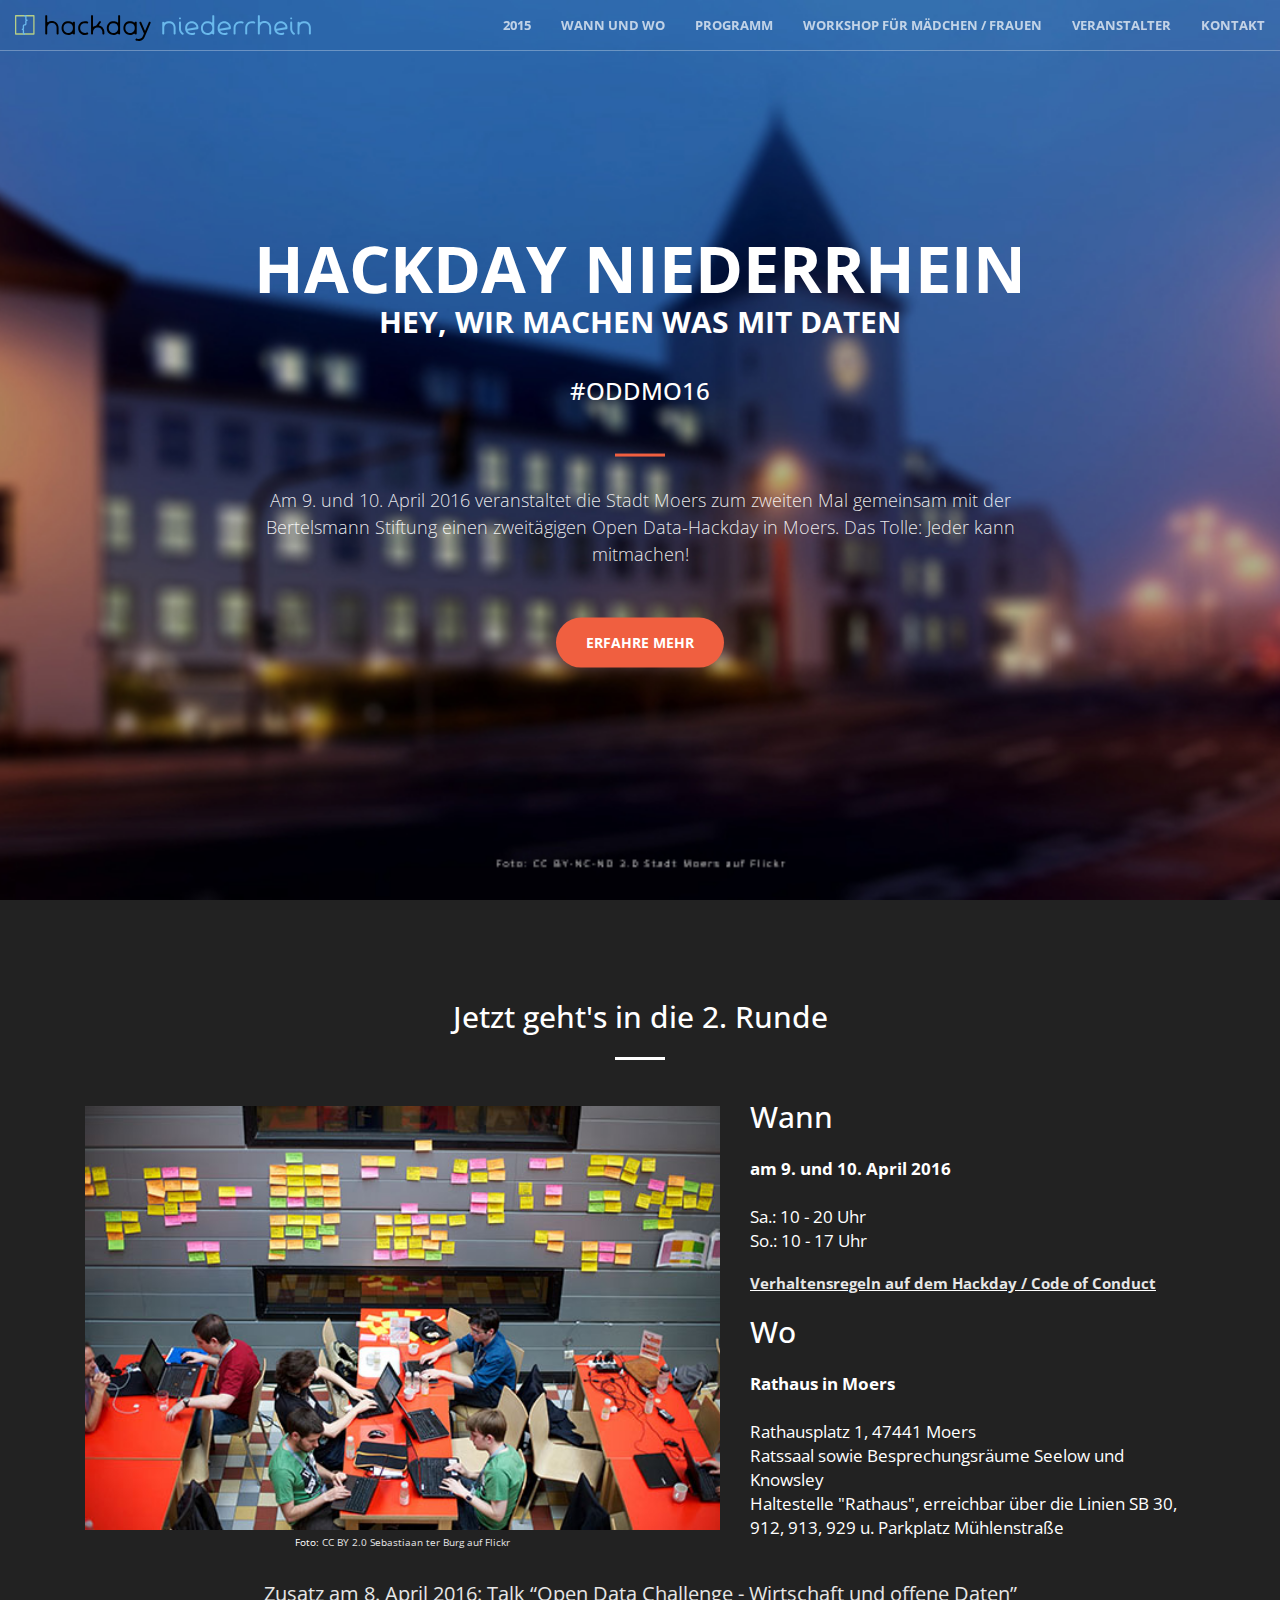
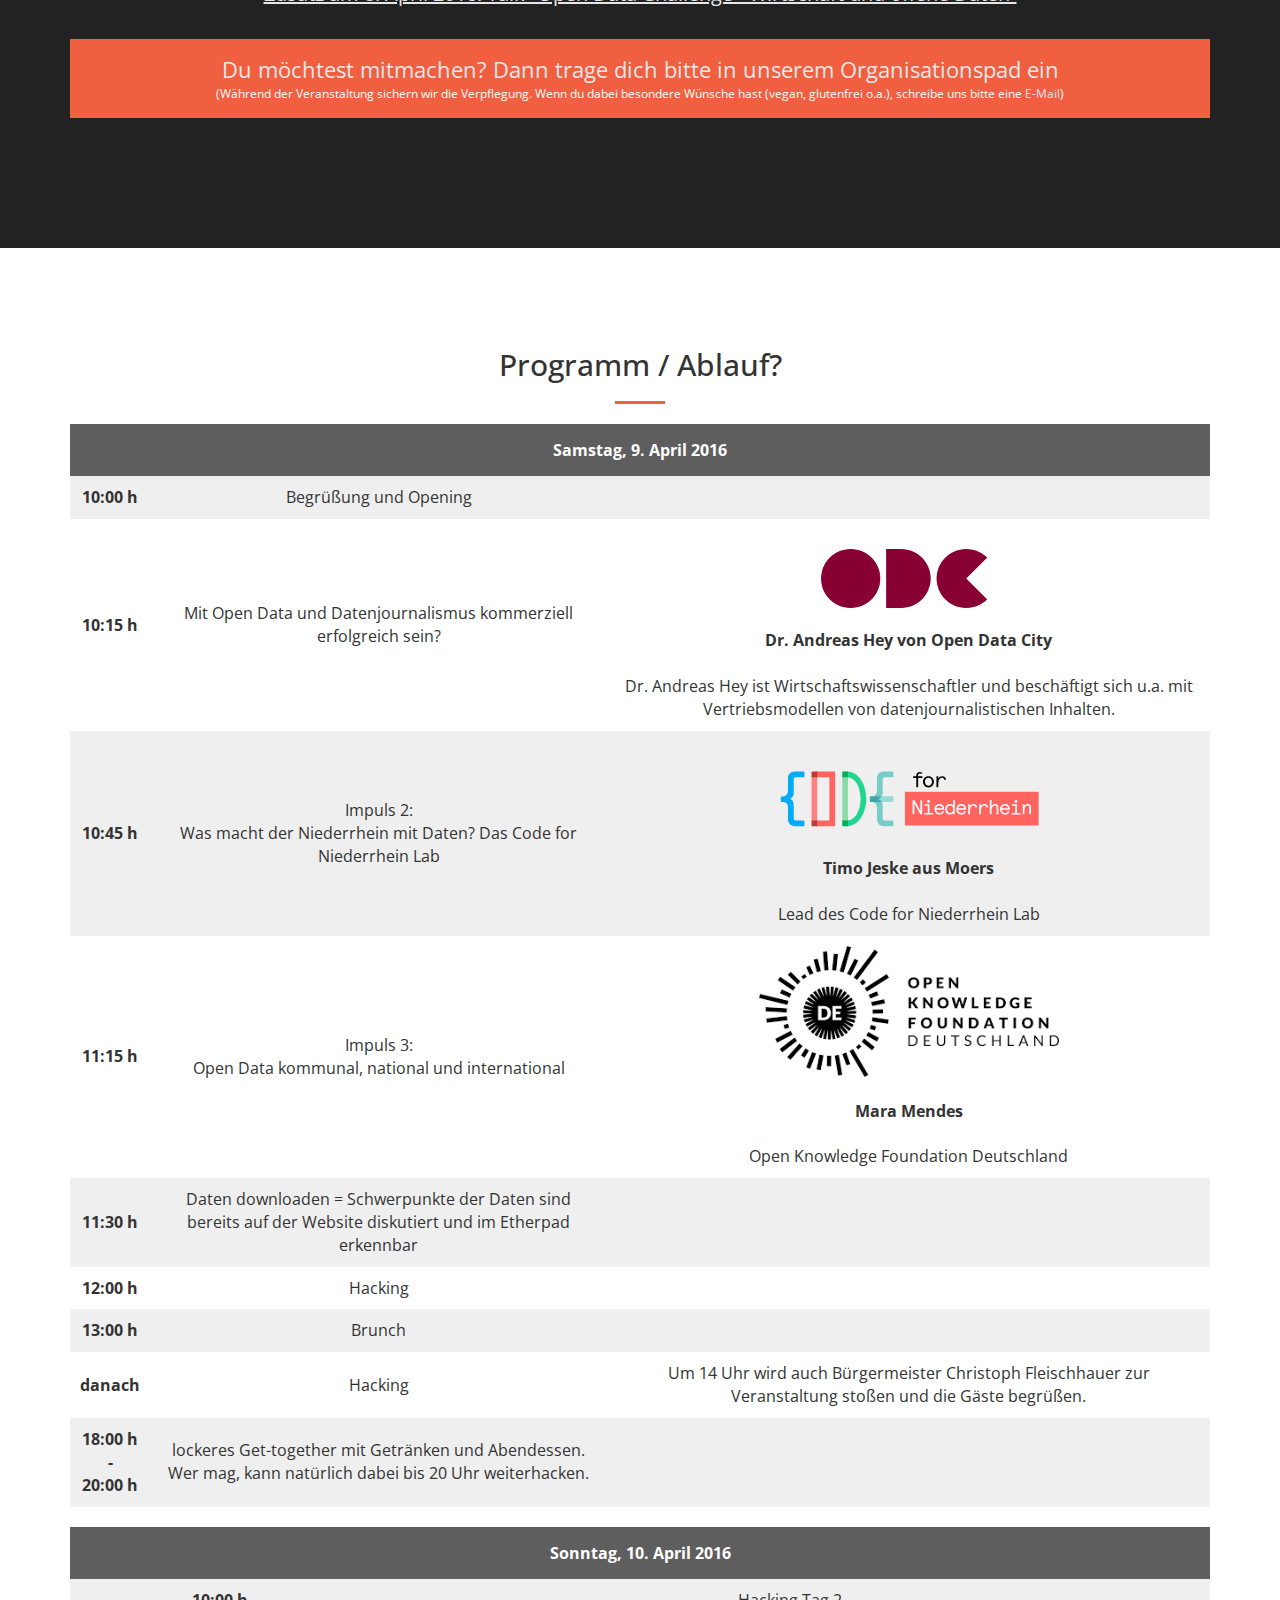
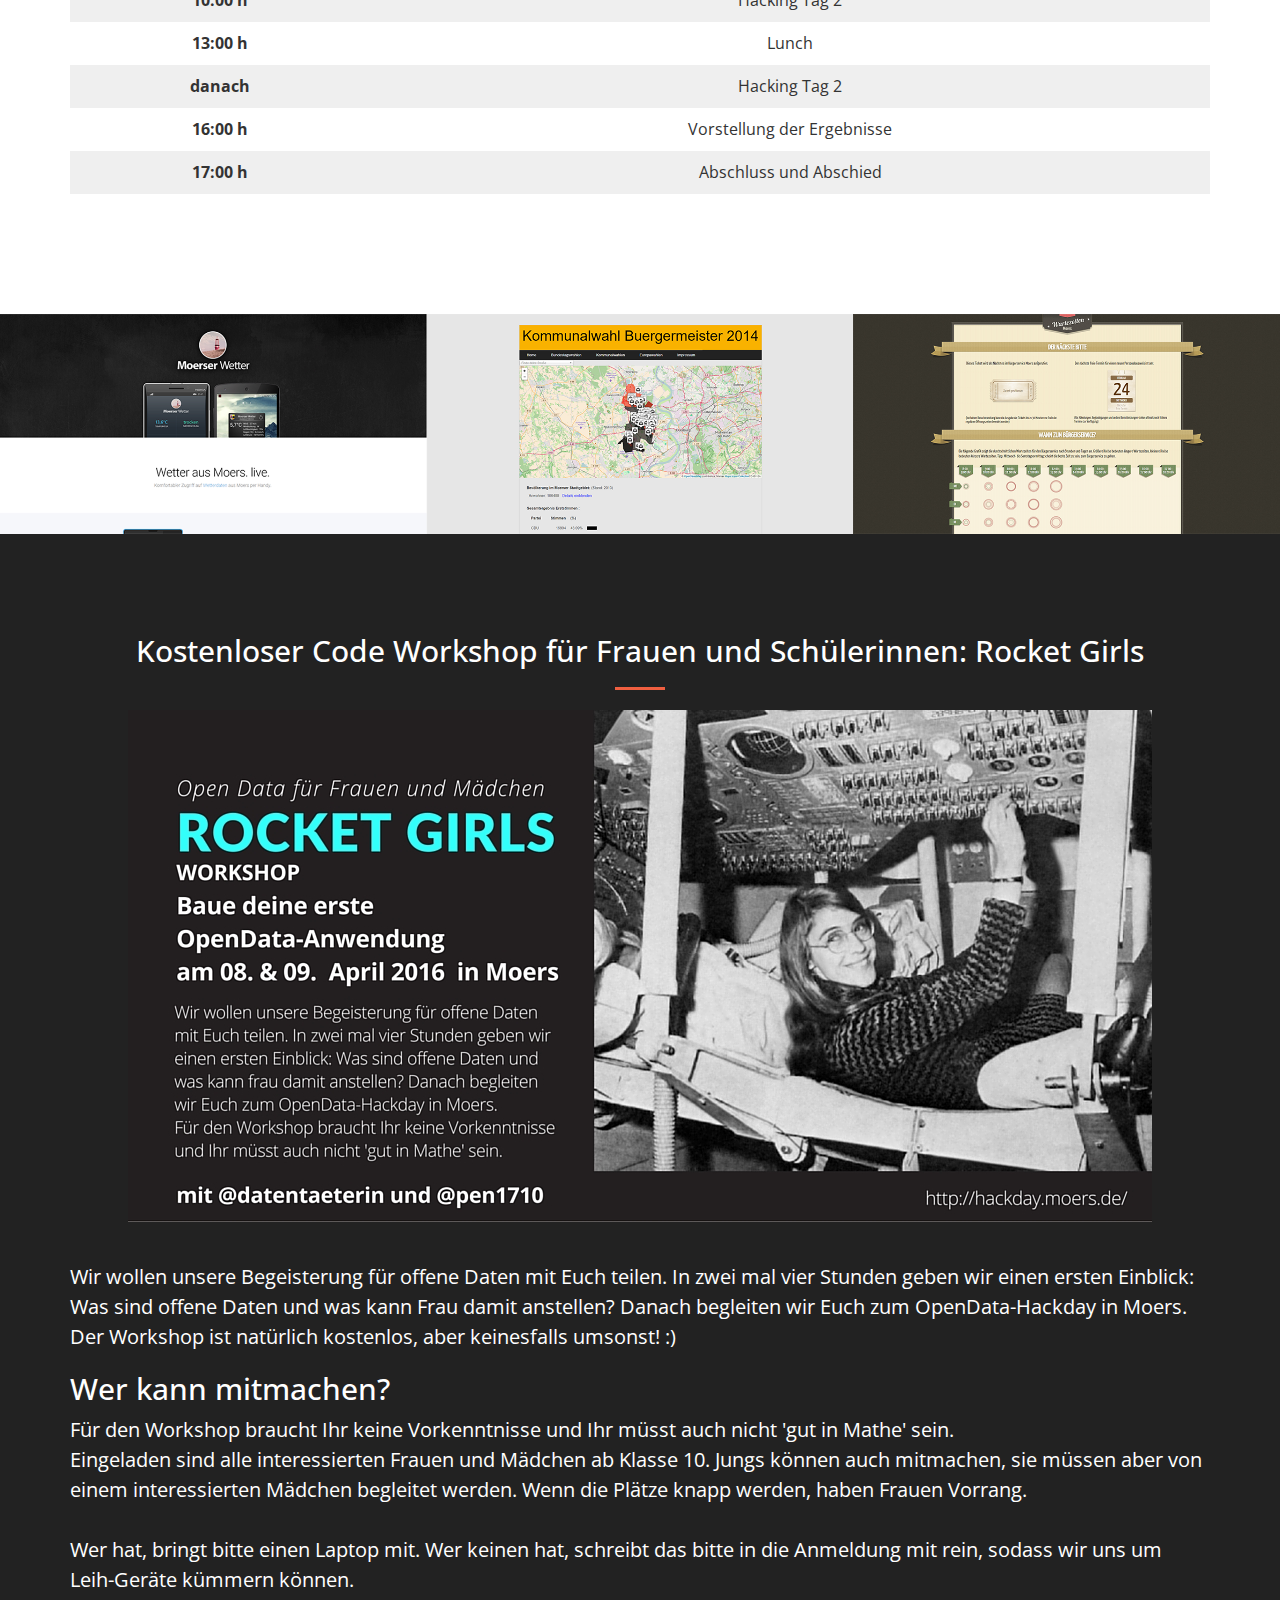
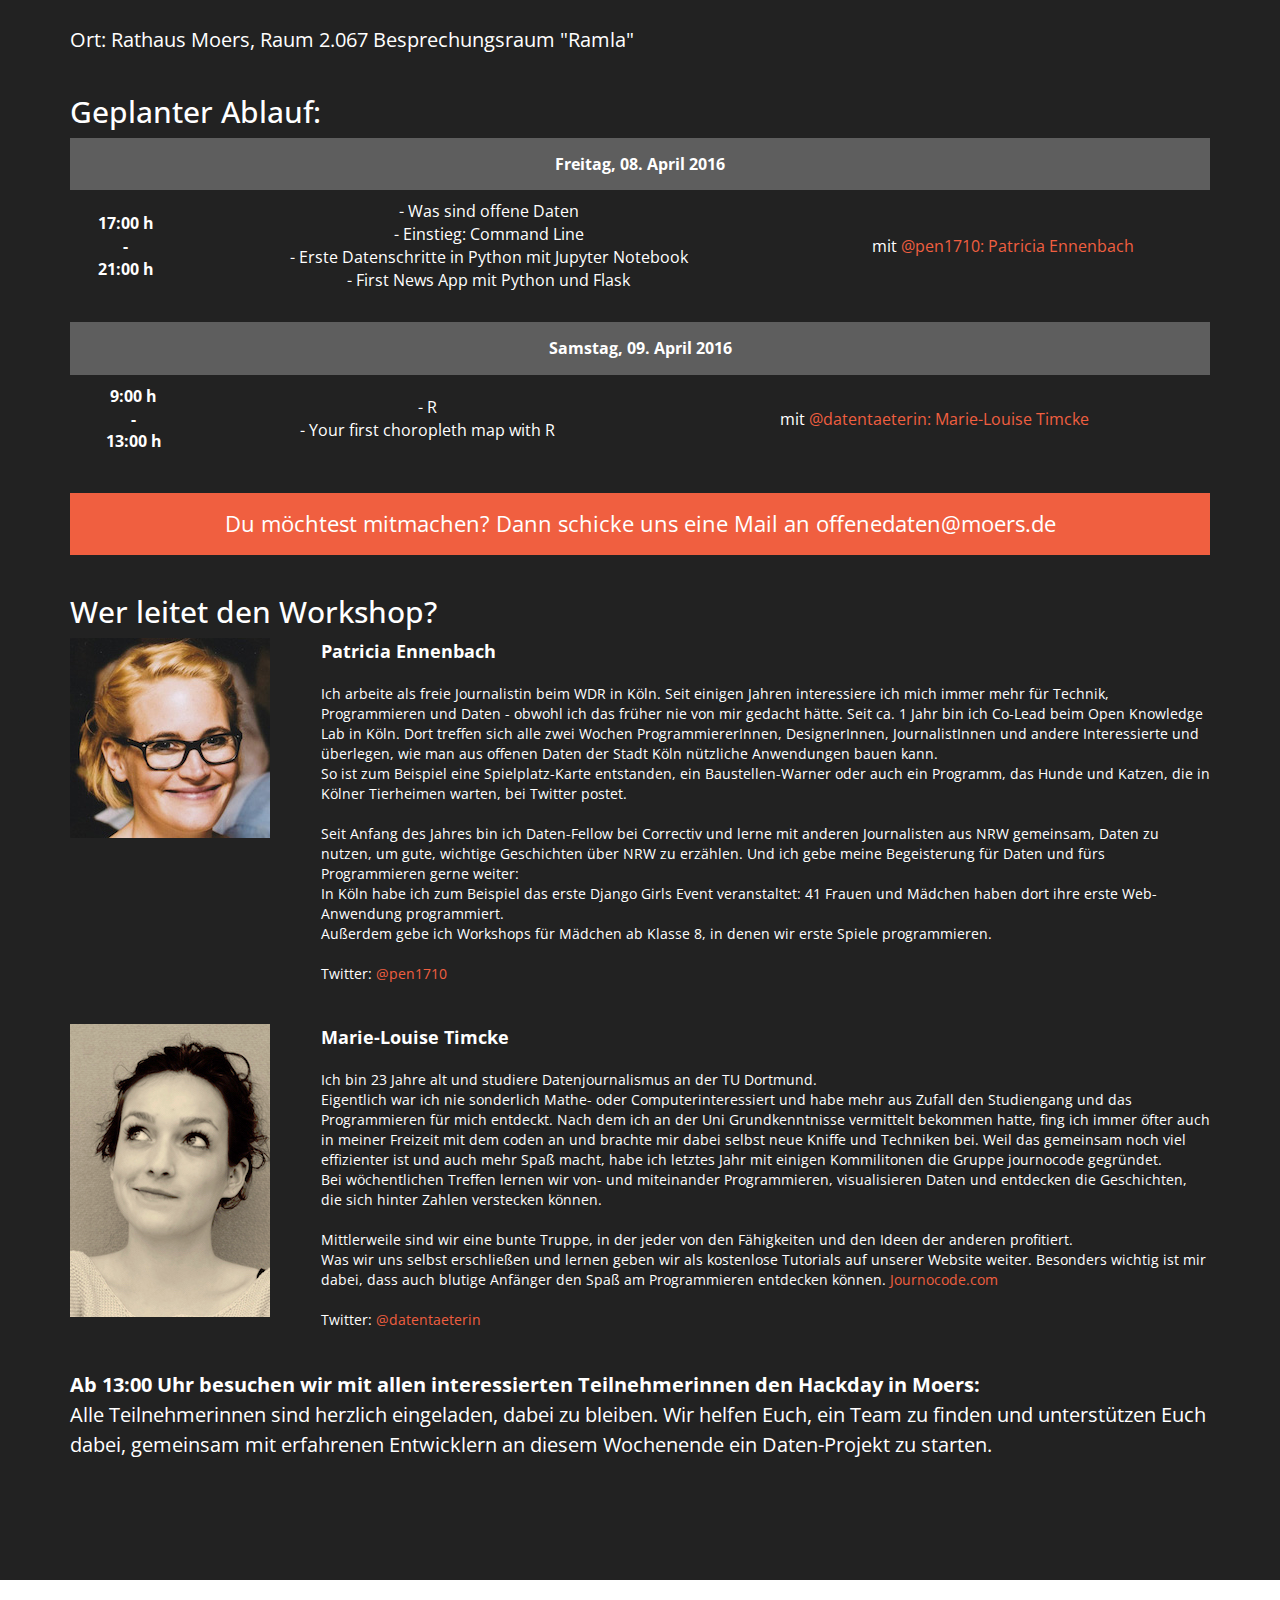
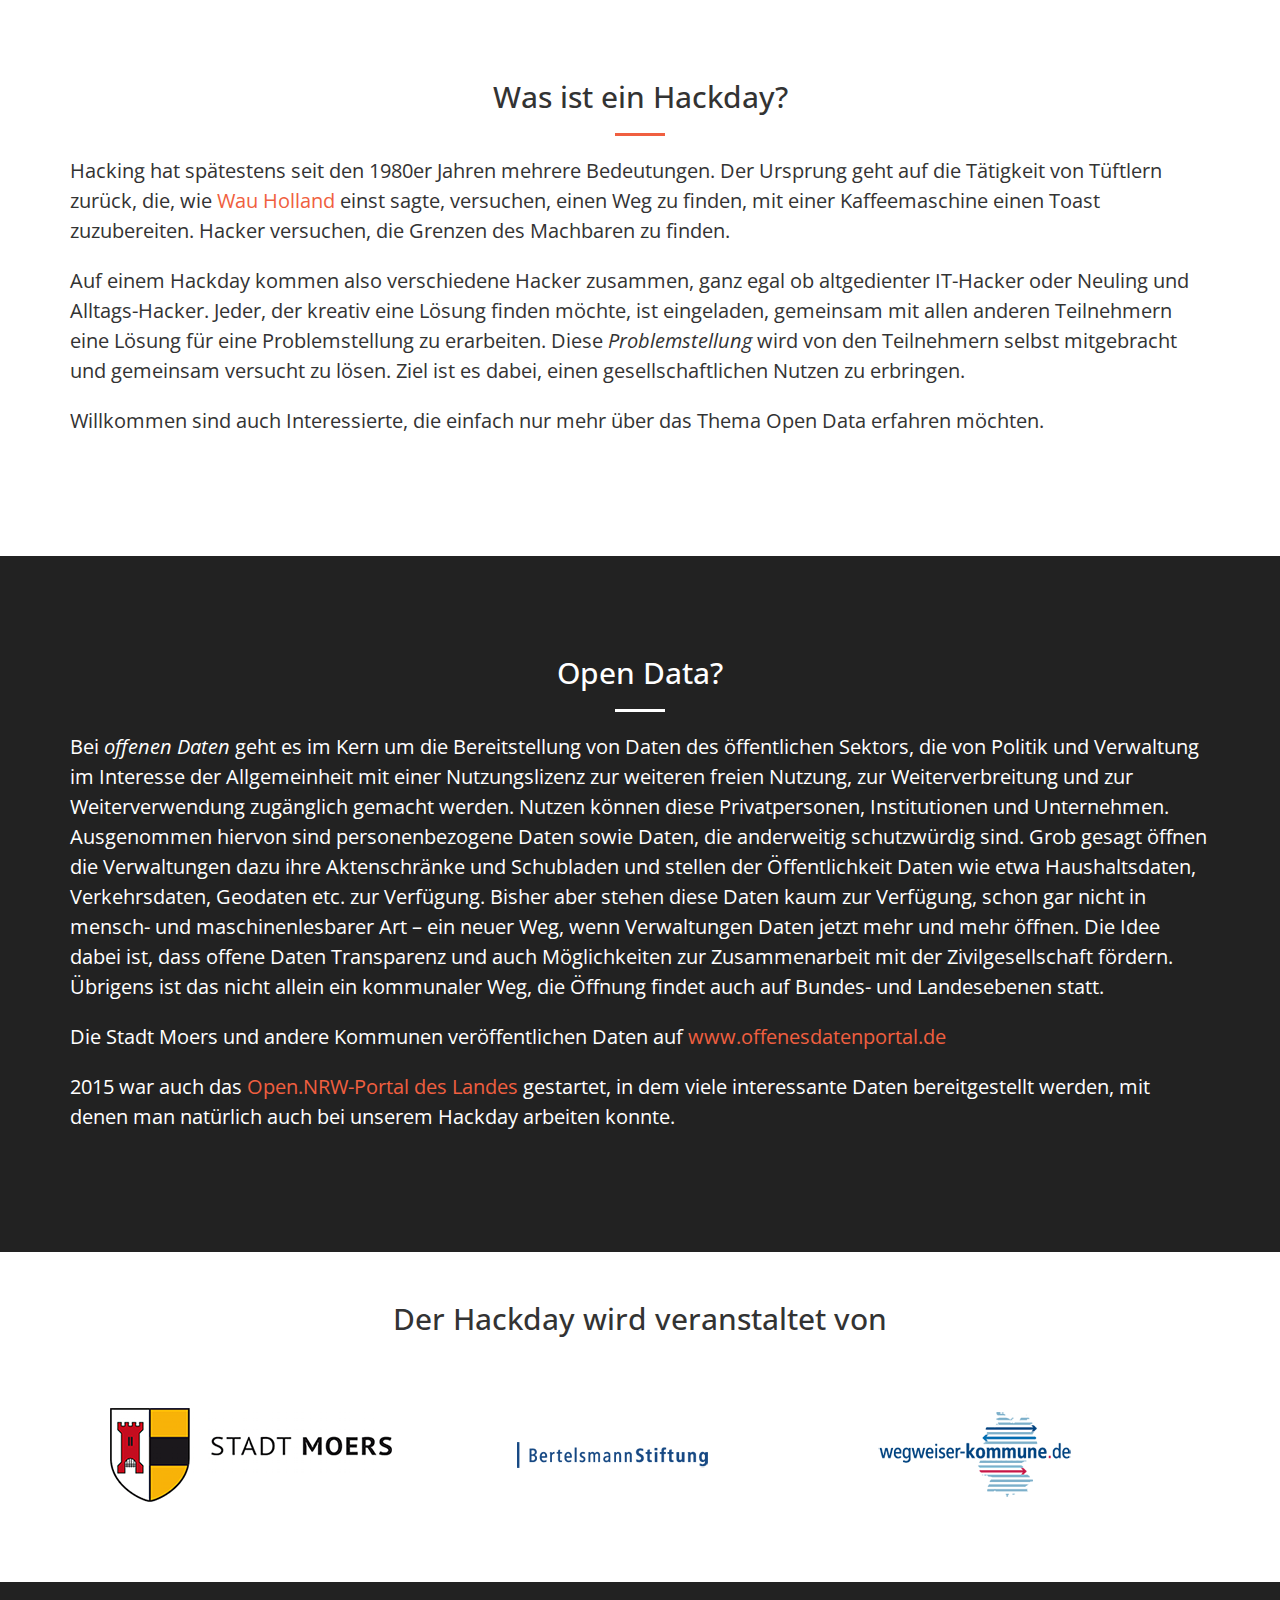
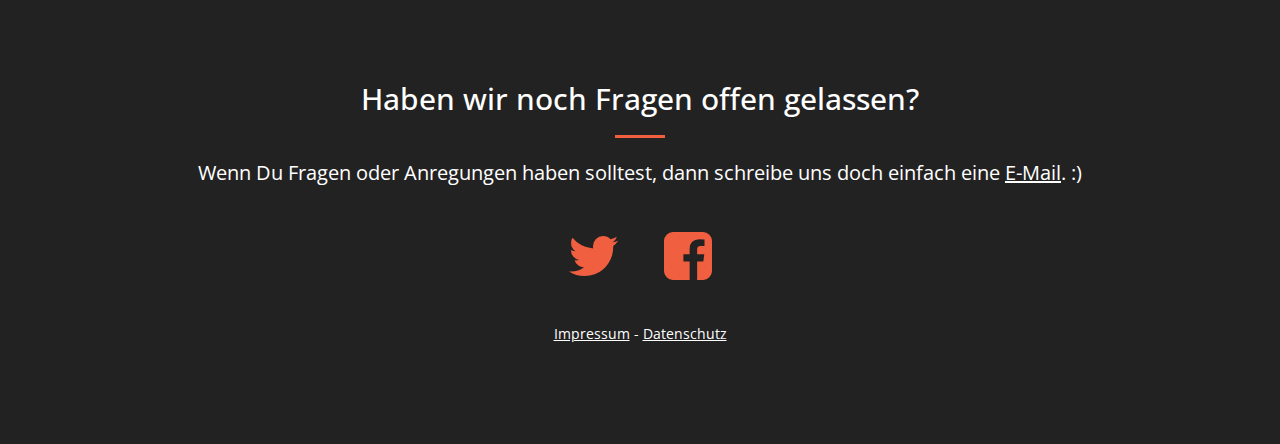
<file: index.html>
<!DOCTYPE html>
<html lang="en">

<head>

    <meta charset="utf-8">
    <meta http-equiv="X-UA-Compatible" content="IE=edge">
    <meta name="viewport" content="width=device-width, initial-scale=1">
    <meta name="keywords" content="#ODDMO16, Open Data, Hackathon, Hackday, Moers, Niederrhein">
    <meta name="description" content="Am 9. und 10. April 2016 veranstaltet die Stadt Moers zum zweiten Mal gemeinsam mit der Bertelsmann Stiftung einen zweitägigen Open Data-Hackday in Moers. Das Tolle: Jeder kann mitmachen!">
    <meta name="robots" content="index,follow">

    <meta property="og:title" content="Zweiter Hackday Niederrhein im April in Moers">
    <meta property="og:url" content="http://hackday.moers.de/"/>
    <meta property="og:description" content="Am 9. und 10. April 2016 veranstaltet die Stadt Moers zum zweiten Mal gemeinsam mit der Bertelsmann Stiftung einen zweitägigen Open Data-Hackday in Moers. Das Tolle: Jeder kann mitmachen!">
    <meta property="og:image" content="http://hackday.moers.de/img/logo-hackday.jpg">

    <title>Hackday Niederrhein 2016 - #ODDMO16</title>

    <!-- Bootstrap Core CSS -->
    <link rel="stylesheet" href="css/bootstrap.css" type="text/css">

    <!-- Custom Fonts -->
    <link href='http://fonts.googleapis.com/css?family=Open+Sans:300italic,400italic,600italic,700italic,800italic,400,300,600,700,800' rel='stylesheet' type='text/css'>
    <link href='http://fonts.googleapis.com/css?family=Merriweather:400,300,300italic,400italic,700,700italic,900,900italic' rel='stylesheet' type='text/css'>
    <link rel="stylesheet" href="font-awesome/css/font-awesome.min.css" type="text/css">

    <!-- Plugin CSS -->
    <link rel="stylesheet" href="css/animate.min.css" type="text/css">

    <!-- Custom CSS -->
    <link rel="stylesheet" href="css/creative.css" type="text/css">

    <link rel="shortcut icon" type="image/x-icon" href="img/favicon.ico">

    <!-- HTML5 Shim and Respond.js IE8 support of HTML5 elements and media queries -->
    <!-- WARNING: Respond.js doesn't work if you view the page via file:// -->
    <!--[if lt IE 9]>
        <script src="https://oss.maxcdn.com/libs/html5shiv/3.7.0/html5shiv.js"></script>
        <script src="https://oss.maxcdn.com/libs/respond.js/1.4.2/respond.min.js"></script>
    <![endif]-->
</head>

<body id="page-top">
    <nav id="mainNav" class="navbar navbar-default navbar-fixed-top">
        <div class="container-fluid">
            <!-- Brand and toggle get grouped for better mobile display -->
            <div class="navbar-header">
                <button type="button" class="navbar-toggle collapsed" data-toggle="collapse" data-target="#bs-example-navbar-collapse-1">
                    <span class="sr-only">Toggle navigation</span>
                    <span class="icon-bar"></span>
                    <span class="icon-bar"></span>
                    <span class="icon-bar"></span>
                </button>
                <a class="navbar-brand page-scroll" href="#page-top"><img src="img/logo-hackday-niederrhein.svg" alt="Hackday Niederrhein" class="logo"></a>
            </div>

            <!-- Collect the nav links, forms, and other content for toggling -->
            <div class="collapse navbar-collapse" id="bs-example-navbar-collapse-1">
                <ul class="nav navbar-nav navbar-right">
                    <li>
                        <a class="page-scroll" href="hackday-2015.html" target="_blank">2015</a>
                    </li>
                    <li>
                        <a class="page-scroll" href="#wann-und-wo">Wann und wo</a>
                    </li>
                    <li>
                        <a class="page-scroll" href="#program">Programm</a>
                    </li>
                    <li>
                        <a class="page-scroll" href="#workshop-rocketgirls">Workshop für Mädchen / Frauen</a>
                    </li>
                    <li>
                        <a class="page-scroll" href="#organizer">Veranstalter</a>
                    </li>
                    <li>
                        <a class="page-scroll" href="#contact">Kontakt</a>
                    </li>
                </ul>
            </div>
            <!-- /.navbar-collapse -->
        </div>
        <!-- /.container-fluid -->
    </nav>

    <header>
        <div class="header-content">
            <div class="header-content-inner">
                <h1>Hackday Niederrhein</h1>
                <h2>Hey, wir machen was mit Daten</h2>
                <div class="hashtag">
                    <h3><a href="https://twitter.com/hashtag/ODDMO16" target="_blank">#ODDMO16</a></h3>
                </div>
                <hr>
                <p>Am 9. und 10. April 2016 veranstaltet die Stadt Moers zum zweiten Mal gemeinsam mit der Bertelsmann Stiftung einen zweitägigen Open Data-Hackday in Moers. Das Tolle: Jeder kann mitmachen!</p>
                <a href="#wann-und-wo" class="btn btn-primary btn-xl page-scroll">Erfahre mehr</a>
            </div>
        </div>
    </header>

    <section class="bg-dark" id="wann-und-wo">
        <div class="container">
            <div class="row">
                <div class="col-lg-12">
                    <h2 class="section-heading text-center">Jetzt geht's in die 2. Runde</h2>
                    <hr class="light">
                    <div class="col-lg-7">
                        <img src="img/hacking.jpg" style="width: 100%; margin-top: 26px;" />
                        <div class="image-licence">
                            Foto: <a href="https://creativecommons.org/licenses/by-nc-nd/2.0/">CC BY 2.0</a>
                            <a href="https://www.flickr.com/photos/ter-burg/8812567121/">Sebastiaan ter Burg auf Flickr</a>
                        </div>
                    </div>
                    <div class="col-lg-5">
                        <h2>Wann</h2>
                        <div class="meeting-info">
                            <strong>am 9. und 10. April 2016</strong><br /><br />
                            Sa.: 10 - 20 Uhr<br />
                            So.: 10 - 17 Uhr<br />
                        </div>
                        <br />
                        <span style="font-size: 1.1em; font-weight: bold; text-decoration: underline;">
                            <a href="coc.html" target="_blank">Verhaltensregeln auf dem Hackday / Code of Conduct</a>
                        </span>
                        <br />
                        <h2>Wo</h2>
                        <div class="meeting-info">
                            <strong>Rathaus in Moers</strong><br /><br />
                            Rathausplatz 1, 47441 Moers<br />
                            Ratssaal sowie Besprechungsräume Seelow und Knowsley<br />
                            Haltestelle "Rathaus", erreichbar über die Linien SB 30, 912, 913, 929 u. Parkplatz Mühlenstraße
                        </div>
                    </div>
                    <div class="clear"></div>
                    <div class="talk-odd">
                        <p><a href="https://www.moers.de/de/veranstaltungen/talk-open-data-challenge-wirtschaft-und-offene-daten/" target="_blank" style="text-decoration: underline;">Zusatz am 8. April 2016: Talk “Open Data Challenge - Wirtschaft und offene Daten”</a></p>
                    </div>
                    <div class="bg-primary stoerer" id="mitmachen">
                        <a href="http://unserpad.de/p/Hackday_Moers" target="_blank">Du möchtest mitmachen? Dann trage dich bitte in unserem Organisationspad ein</a>
                        <div style="font-size: 12px;">
                            (Während der Veranstaltung sichern wir die Verpflegung. Wenn du dabei besondere Wünsche hast (vegan, glutenfrei o.a.), schreibe uns bitte eine <a href="mailto:offenedaten@moers.de">E-Mail</a>)
                        </div>
                    </div>
                </div>
            </div>
        </div>
    </section>

    <section id="program">
        <div class="container">
            <div class="row">
                <div class="col-lg-12 text-center">
                    <h2 class="section-heading">Programm / Ablauf?</h2>
                    <hr class="primary">
                </div>
            </div>
        </div>
        <div class="container">
            <div class="row">
                <div class="col-lg-12">
                    <div class="head-row">
                        Samstag, 9. April 2016
                    </div>
                    <div class="table">
                        <div class="table-row row-2">
                            <div class="table-cell th">
                                10:00 h
                            </div>
                            <div class="table-cell">
                                Begrüßung und Opening
                            </div>
                            <div class="table-cell">
                            </div>
                        </div>

                        <div class="table-row">
                            <div class="table-cell th">
                                10:15 h
                            </div>
                            <div class="table-cell">
                               Mit Open Data und Datenjournalismus kommerziell erfolgreich sein?
                            </div>
                            <div class="table-cell">
                                <a href="https://opendatacity.de/" target="_blank"><img src="img/odc-logo-small1.png" alt="" style="max-width: 300px;"></a><br />
                                <strong>Dr. Andreas Hey von Open Data City</strong><br /><br />Dr. Andreas Hey ist Wirtschaftswissenschaftler und beschäftigt sich u.a. mit Vertriebsmodellen von datenjournalistischen Inhalten.
                            </div>
                        </div>

                        <div class="table-row row-2">
                            <div class="table-cell th">
                                10:45 h
                            </div>
                            <div class="table-cell">
                                Impuls 2:<br />Was macht der Niederrhein mit Daten? Das Code for Niederrhein Lab
                            </div>
                            <div class="table-cell">
                                <a href="http://codefor.de/niederrhein" target="_blank"><img src="img/logo-long-code-for-niederrhein.svg" alt="" style="max-width: 300px;"></a><br />
                                <strong>Timo Jeske aus Moers</strong><br /><br />
                                Lead des Code for Niederrhein Lab
                            </div>
                        </div>

                        <div class="table-row">
                            <div class="table-cell th">
                                11:15 h
                            </div>
                            <div class="table-cell">
                                Impuls 3:<br />Open Data kommunal, national und international
                            </div>
                            <div class="table-cell">
                                <a href="http://okfn.de" target="_blank"><img src="img/OKFDE.png" alt="" style="max-width: 300px;"></a><br /><br />
                                <strong>Mara Mendes</strong><br /><br />
                                Open Knowledge Foundation Deutschland
                            </div>
                        </div>

                        <div class="table-row row-2">
                            <div class="table-cell th">
                                11:30 h
                            </div>
                            <div class="table-cell">
                                Daten downloaden = Schwerpunkte der Daten sind bereits auf der Website diskutiert und im Etherpad erkennbar
                            </div>
                            <div class="table-cell">

                            </div>
                        </div>

                        <div class="table-row">
                            <div class="table-cell th">
                                12:00 h
                            </div>
                            <div class="table-cell">
                                Hacking
                            </div>
                            <div class="table-cell">

                            </div>
                        </div>

                        <div class="table-row row-2">
                            <div class="table-cell th">
                                13:00 h
                            </div>
                            <div class="table-cell">
                                Brunch
                            </div>
                            <div class="table-cell">

                            </div>
                        </div>

                        <div class="table-row">
                            <div class="table-cell th">
                                danach
                            </div>
                            <div class="table-cell">
                                Hacking
                            </div>
                            <div class="table-cell">
                                Um 14 Uhr wird auch Bürgermeister Christoph Fleischhauer zur Veranstaltung stoßen und die Gäste begrüßen.
                            </div>
                        </div>

                        <div class="table-row row-2">
                            <div class="table-cell th">
                                18:00 h<br />-<br />20:00 h
                            </div>
                            <div class="table-cell">
                                lockeres Get-together mit Getränken und Abendessen.<br />Wer mag, kann natürlich dabei bis 20 Uhr weiterhacken.
                            </div>
                            <div class="table-cell">

                            </div>
                        </div>
                    </DIV>

                    <div class="head-row">
                        Sonntag, 10. April 2016
                    </div>
                    <div class="table">
                        <div class="table-row row-2">
                            <div class="table-cell th">
                                10:00 h
                            </div>
                            <div class="table-cell">
                                Hacking Tag 2
                            </div>
                        </div>

                        <div class="table-row">
                            <div class="table-cell th">
                                13:00 h
                            </div>
                            <div class="table-cell">
                                Lunch
                            </div>
                        </div>

                        <div class="table-row row-2">
                            <div class="table-cell th">
                                danach
                            </div>
                            <div class="table-cell">
                                Hacking Tag 2
                            </div>
                        </div>

                        <div class="table-row">
                            <div class="table-cell th">
                                16:00 h
                            </div>
                            <div class="table-cell">
                                Vorstellung der Ergebnisse
                            </div>
                        </div>

                        <div class="table-row row-2">
                            <div class="table-cell th">
                                17:00 h
                            </div>
                            <div class="table-cell">
                                Abschluss und Abschied
                            </div>
                        </div>
                    </div>
                </div>
            </div>
        </div>
    </section>

    <section class="no-padding" id="sample-apps">
        <div class="container-fluid">
            <div class="row no-gutter">
                <div class="col-lg-4 col-sm-6">
                    <a href="http://wetter.moe/" target="_blank" class="portfolio-box">
                        <img src="img/apps/moerser-wetter.png" class="img-responsive" alt="">
                        <div class="portfolio-box-caption">
                            <div class="portfolio-box-caption-content">
                                <div class="project-category text-faded">
                                    Open Data Anwendung
                                </div>
                                <div class="project-name">
                                    Moerser Wetter
                                </div>
                            </div>
                        </div>
                    </a>
                </div>
                <div class="col-lg-4 col-sm-6">
                    <a href="https://edu.openruhr.de/" target="_blank" class="portfolio-box">
                        <img src="img/apps/wahlen.png" class="img-responsive" alt="">
                        <div class="portfolio-box-caption">
                            <div class="portfolio-box-caption-content">
                                <div class="project-category text-faded">
                                    Open Data Anwendung
                                </div>
                                <div class="project-name">
                                    Open Data Wahlergebnisplattform
                                </div>
                            </div>
                        </div>
                    </a>
                </div>
                <div class="col-lg-4 col-sm-6">
                    <a href="http://wartezeit.tursics.de/" target="_blank" class="portfolio-box">
                        <img src="img/apps/wartezeiten-moers.png" class="img-responsive" alt="">
                        <div class="portfolio-box-caption">
                            <div class="portfolio-box-caption-content">
                                <div class="project-category text-faded">
                                    Open Data Anwendung
                                </div>
                                <div class="project-name">
                                    Wartezeiten im Bürgerservice Moers
                                </div>
                            </div>
                        </div>
                    </a>
                </div>
            </div>
        </div>
    </section>

    <section id="workshop-rocketgirls" class="bg-dark">
        <div class="container">
            <div class="row">
                <div class="col-lg-12 text-center">
                    <h2 class="section-heading">Kostenloser Code Workshop für Frauen und Schülerinnen: Rocket Girls</h2>
                    <hr class="primary">
                </div>
            </div>
        </div>
        <div class="container">
            <div class="row">
                <div class="col-lg-12">
                    <div class= image-center>
                        <img src="img/rocket-girls-workshop.jpg" alt="Workshop Rocket Girls" class="image-responsive" />
                    </div>
                    <div class="margin-top">
                        <p>
                            Wir wollen unsere Begeisterung für offene Daten mit Euch teilen. In zwei mal vier Stunden geben wir einen ersten Einblick: Was sind offene Daten und was kann Frau damit anstellen? Danach begleiten wir Euch zum OpenData-Hackday in Moers. Der Workshop ist natürlich kostenlos, aber keinesfalls umsonst! :)
                        </p>
                        <h2>
                            Wer kann mitmachen?
                        </h2>
                        <p>
                            Für den Workshop braucht Ihr keine Vorkenntnisse und Ihr müsst auch nicht 'gut in Mathe' sein.<br />
                            Eingeladen sind alle interessierten Frauen und Mädchen ab Klasse 10. Jungs können auch mitmachen, sie müssen aber von einem interessierten Mädchen begleitet werden. Wenn die Plätze knapp werden, haben Frauen Vorrang.
                            <br /><br />
                            Wer hat, bringt bitte einen Laptop mit. Wer keinen hat, schreibt das bitte in die Anmeldung mit rein, sodass wir uns um Leih-Geräte kümmern können.
                            <br /><br />
                            Ort: Rathaus Moers, Raum 2.067 Besprechungsraum "Ramla"
                        </p>
                    </div>
                    <div class="margin-top">
                        <h2>
                            Geplanter Ablauf:
                        </h2>

                        <div class="head-row">
                            Freitag, 08. April 2016
                        </div>
                        <div class="table">
                            <div class="table-row">
                                <div class="table-cell th">
                                    17:00 h<br />-<br />21:00 h
                                </div>
                                <div class="table-cell">
                                    - Was sind offene Daten<br />
                                    - Einstieg: Command Line<br />
                                    - Erste Datenschritte in Python mit Jupyter Notebook<br />
                                    - First News App mit Python und Flask
                                </div>
                                <div class="table-cell">
                                    mit <a href="#workshop-rocket-girls-leader">@pen1710: Patricia Ennenbach</a>
                                </div>
                            </div>
                        </div>

                        <div class="head-row">
                            Samstag, 09. April 2016
                        </div>
                        <div class="table">
                            <div class="table-row">
                                <div class="table-cell th">
                                    9:00 h<br />-<br />13:00 h
                                </div>
                                <div class="table-cell">
                                    - R<br />
                                    - Your first choropleth map with R
                                </div>
                                <div class="table-cell">
                                    mit <a href="#workshop-rocket-girls-leader">@datentaeterin: Marie-Louise Timcke</a>
                                </div>
                            </div>
                        </div>
                    </div>
                    <div class="bg-primary stoerer">
                        <a href="mailto:offenedaten@moers.de" target="_blank">Du möchtest mitmachen? Dann schicke uns eine Mail an  offenedaten@moers.de</a>
                    </div>
                    <div class="margin-top" id="workshop-rocket-girls-leader">
                        <h2>Wer leitet den Workshop?</h2>
                        <div class="workshop-leader" id="ennenbach">
                            <div class="workshop-leader-image">
                                <img src="img/ennenbach.jpg" alt="Ennenbach" class="image-responsive">
                            </div>
                            <div class="workshop-leader-description">
                                <strong>Patricia Ennenbach</strong><br /><br />
                                Ich arbeite als freie Journalistin beim WDR in Köln. Seit einigen Jahren interessiere ich mich immer mehr für Technik,
                                Programmieren und Daten - obwohl ich das früher nie von mir gedacht hätte. Seit ca. 1 Jahr bin ich Co-Lead beim Open Knowledge Lab
                                in Köln. Dort treffen sich alle zwei Wochen ProgrammiererInnen, DesignerInnen, JournalistInnen und andere Interessierte und überlegen,
                                wie man aus offenen Daten der Stadt Köln nützliche Anwendungen bauen kann. <br />
                                So ist zum Beispiel eine Spielplatz-Karte entstanden, ein Baustellen-Warner oder auch ein Programm, das Hunde und Katzen, die in Kölner Tierheimen warten, bei Twitter postet.
                                <br /><br />
                                Seit Anfang des Jahres bin ich Daten-Fellow bei Correctiv und lerne mit anderen Journalisten aus NRW gemeinsam, Daten zu nutzen, um gute,
                                wichtige Geschichten über NRW zu erzählen. Und ich gebe meine Begeisterung für Daten und fürs Programmieren gerne weiter: <br />
                                In Köln habe ich zum Beispiel das erste Django Girls Event veranstaltet: 41 Frauen und Mädchen haben dort ihre erste Web-Anwendung programmiert. <br />
                                Außerdem gebe ich Workshops für Mädchen ab Klasse 8, in denen wir erste Spiele programmieren.
                                <br /><br />
                                Twitter: <a target="_blank" href="https://www.twitter.com/pen1710">@pen1710</a>
                            </div>
                        </div>
                        <div class="workshop-leader" id="timcke">
                            <div class="workshop-leader-image">
                                <p><img src="img/timcke.jpg" alt="Timcke" class="image-responsive"></p>
                            </div>
                            <div class="workshop-leader-description">
                                <strong>Marie-Louise Timcke</strong><br /><br />
                                Ich bin 23 Jahre alt und studiere Datenjournalismus an der TU Dortmund.<br />
                                Eigentlich war ich nie sonderlich Mathe- oder Computerinteressiert und habe
                                mehr aus Zufall den Studiengang und das Programmieren für mich entdeckt.
                                Nach dem ich an der Uni Grundkenntnisse vermittelt bekommen hatte, fing ich
                                immer öfter auch in meiner Freizeit mit dem coden an und brachte mir dabei
                                selbst neue Kniffe und Techniken bei. Weil das gemeinsam noch viel
                                effizienter ist und auch mehr Spaß macht, habe ich letztes Jahr mit einigen
                                Kommilitonen die Gruppe journocode gegründet.<br /> Bei wöchentlichen Treffen
                                lernen wir von- und miteinander Programmieren, visualisieren Daten und
                                entdecken die Geschichten, die sich hinter Zahlen verstecken können.<br /><br />
                                Mittlerweile sind wir eine bunte Truppe, in der jeder von den Fähigkeiten
                                und den Ideen der anderen profitiert. <br />Was wir uns selbst erschließen und
                                lernen geben wir als kostenlose Tutorials auf unserer Website weiter.
                                Besonders wichtig ist mir dabei, dass auch blutige Anfänger den Spaß am
                                Programmieren entdecken können. <a href="http://journocode.com">Journocode.com</a>
                                <br /><br />
                                Twitter: <a target="_blank" href="https://twitter.com/datentaeterin">@datentaeterin</a>
                            </div>
                        </div>
                    </div>
                    <div class="margin-top clear">
                        <div class="margin-top">
                            <p>
                                <strong>Ab 13:00 Uhr besuchen wir mit allen interessierten Teilnehmerinnen den Hackday in Moers:</strong><br />
                                Alle Teilnehmerinnen sind herzlich eingeladen, dabei zu bleiben. Wir helfen Euch, ein Team zu finden und unterstützen Euch dabei, gemeinsam mit erfahrenen Entwicklern an diesem Wochenende ein Daten-Projekt zu starten.
                            </p>
                        </div>
                    </div>
                </div>
            </div>
        </div>
    </section>

    <section id="hackday">
        <div class="container">
            <div class="row">
                <div class="col-lg-12 text-center">
                    <h2 class="section-heading">Was ist ein Hackday?</h2>
                    <hr class="primary">
                </div>
            </div>
        </div>
        <div class="container">
            <div class="row">
                <div class="col-lg-12">
                    <p>
                        Hacking hat spätestens seit den 1980er Jahren mehrere Bedeutungen. Der Ursprung geht auf die
                        Tätigkeit von Tüftlern zurück, die, wie <a href="http://de.wikipedia.org/wiki/Wau_Holland">Wau Holland</a> einst sagte, versuchen, einen Weg zu finden,
                        mit einer Kaffeemaschine einen Toast zuzubereiten. Hacker versuchen, die Grenzen des Machbaren zu finden.
                    </p>
                    <p>
                        Auf einem Hackday kommen also verschiedene Hacker zusammen, ganz egal ob altgedienter IT-Hacker
                        oder Neuling und Alltags-Hacker. Jeder, der kreativ eine Lösung finden möchte, ist eingeladen,
                        gemeinsam mit allen anderen Teilnehmern eine Lösung für eine Problemstellung zu erarbeiten.
                        Diese <i>Problemstellung</i> wird von den Teilnehmern selbst mitgebracht und gemeinsam versucht zu lösen.
                        Ziel ist es dabei, einen gesellschaftlichen Nutzen zu erbringen.
                    </p>
                    <p>
                        Willkommen sind auch Interessierte, die einfach nur mehr über das Thema Open Data erfahren möchten.
                    </p>
                </div>
            </div>
        </div>
    </section>

    <section id="open-data" class="bg-dark">
        <div class="container">
            <div class="row">
                <div class="col-lg-12 text-center">
                    <h2 class="section-heading">Open Data?</h2>
                    <hr class="light">
                </div>
            </div>
        </div>
        <div class="container">
            <div class="row">
                <div class="col-lg-12">
                    <p>
                        Bei <i>offenen Daten</i> geht es im Kern um die Bereitstellung von Daten des öffentlichen Sektors, die von Politik und Verwaltung im Interesse der Allgemeinheit mit einer Nutzungslizenz zur weiteren freien Nutzung, zur Weiterverbreitung und zur Weiterverwendung zugänglich gemacht werden. Nutzen können diese Privatpersonen, Institutionen und Unternehmen. Ausgenommen hiervon sind personenbezogene Daten sowie Daten, die anderweitig schutzwürdig sind. Grob gesagt öffnen die Verwaltungen dazu ihre Aktenschränke und Schubladen und stellen der Öffentlichkeit Daten wie etwa Haushaltsdaten, Verkehrsdaten, Geodaten etc. zur Verfügung. Bisher aber stehen diese Daten kaum zur Verfügung, schon gar nicht in mensch- und maschinenlesbarer Art – ein neuer Weg, wenn Verwaltungen Daten jetzt mehr und mehr öffnen. Die Idee dabei ist, dass offene Daten Transparenz und auch Möglichkeiten zur Zusammenarbeit mit der Zivilgesellschaft fördern. Übrigens ist das nicht allein ein kommunaler Weg, die Öffnung findet auch auf Bundes- und Landesebenen statt.
                    </p>
                    <p>
                        Die Stadt Moers und andere Kommunen veröffentlichen Daten auf <a href="http://www.offenesdatenportal.de" target="_blank">www.offenesdatenportal.de</a>
                    </p>
                    <p>
                        2015 war auch das <a href="https://open.nrw/de/startseite">Open.NRW-Portal des Landes</a> gestartet, in dem viele interessante Daten bereitgestellt werden, mit denen man natürlich auch bei unserem Hackday arbeiten konnte.
                    </p>
                </div>
            </div>
        </div>
    </section>

    <aside id="organizer">
        <div class="container text-center">
            <div class="call-to-action">
                <h2>Der Hackday wird veranstaltet von</h2>
                <hr class="light">
                <div class="col-3">
                    <a href="http://moers.de/">
                        <img src="img/wappen-stadt-moers_rgb.png" alt="Logo der Stadt Moers" target="_blank">
                    </a>
                </div>
                <div class="col-3">
                    <a href="https://www.bertelsmann-stiftung.de/">
                        <img src="img/logo_bertelsmann.png" alt="Logo der Bertelsmann Stiftung" target="_blank">
                    </a>
                </div>
                <div class="col-3">
                    <a href="https://www.wegweiser-kommune.de">
                        <img src="img/logo-wegweiser-kommune.png" alt="Logo Wegweiser Kommune" target="_blank">
                    </a>
                </div>
            </div>
        </div>
    </aside>

    <section class="bg-dark" id="contact">
        <div class="container">
            <div class="row">
                <div class="text-center">
                    <h2 class="section-heading">Haben wir noch Fragen offen gelassen?</h2>
                    <hr class="primary">
                    <p>Wenn Du Fragen oder Anregungen haben solltest, dann schreibe uns doch einfach eine <a class="link"
                            href="mailto:offenedaten@moers.de">E-Mail</a>. :)</p>
                </div>
                <div class="text-center">
                    <a href="http://twitter.com/OpenDataMoers" target="_blank"><i class="fa fa-twitter fa-4x"></i></a>
                    <a href="https://de-de.facebook.com/stadtmoers" target="_blank"><i class="fa fa-facebook-square fa-4x"></i></a>
                </div>
                <div class="text-center impressum">
                    <a class="link" href="https://www.moers.de/C12571D10045491B/html/24D2E130103FC447C12572C2003FC528?opendocument">Impressum</a>  -
                    <a class="link" href="datenschutz.html" target="_blank">Datenschutz</a>
                </div>
            </div>
        </div>
    </section>

    <!-- jQuery -->
    <script src="js/jquery.js"></script>

    <!-- Bootstrap Core JavaScript -->
    <script src="js/bootstrap.min.js"></script>

    <!-- Plugin JavaScript -->
    <script src="js/jquery.easing.min.js"></script>
    <script src="js/jquery.fittext.js"></script>
    <script src="js/wow.min.js"></script>

    <!-- Custom Theme JavaScript -->
    <script src="js/creative.js"></script>

	<!-- BEGIN etracker Tracklet 3.0 -->
	<script type="text/javascript">document.write(String.fromCharCode(60)+"script type=\"text/javascript\" src=\"http"+("https:"==document.location.protocol?"s":"")+"://code.etracker.com/t.js?et=DXEvgg\">"+String.fromCharCode(60)+"/script>");</script>

	<!-- etracker PARAMETER 3.0 -->
	<script type="text/javascript">
			var et_pagename     = "Startseite";
            var et_areas        = "Hackday";
	</script>
	<!-- etracker PARAMETER END -->

	<script type="text/javascript">_etc();</script>
	<noscript>
		<p>
			<a href="http://www.etracker.com"><img style="border:0px;" alt="" src="https://www.etracker.com/nscnt.php?et=DXEvgg" /></a>
		</p>
	</noscript>
	<!-- etracker CODE NOSCRIPT 3.0 -->
</body>

</html>
</file>
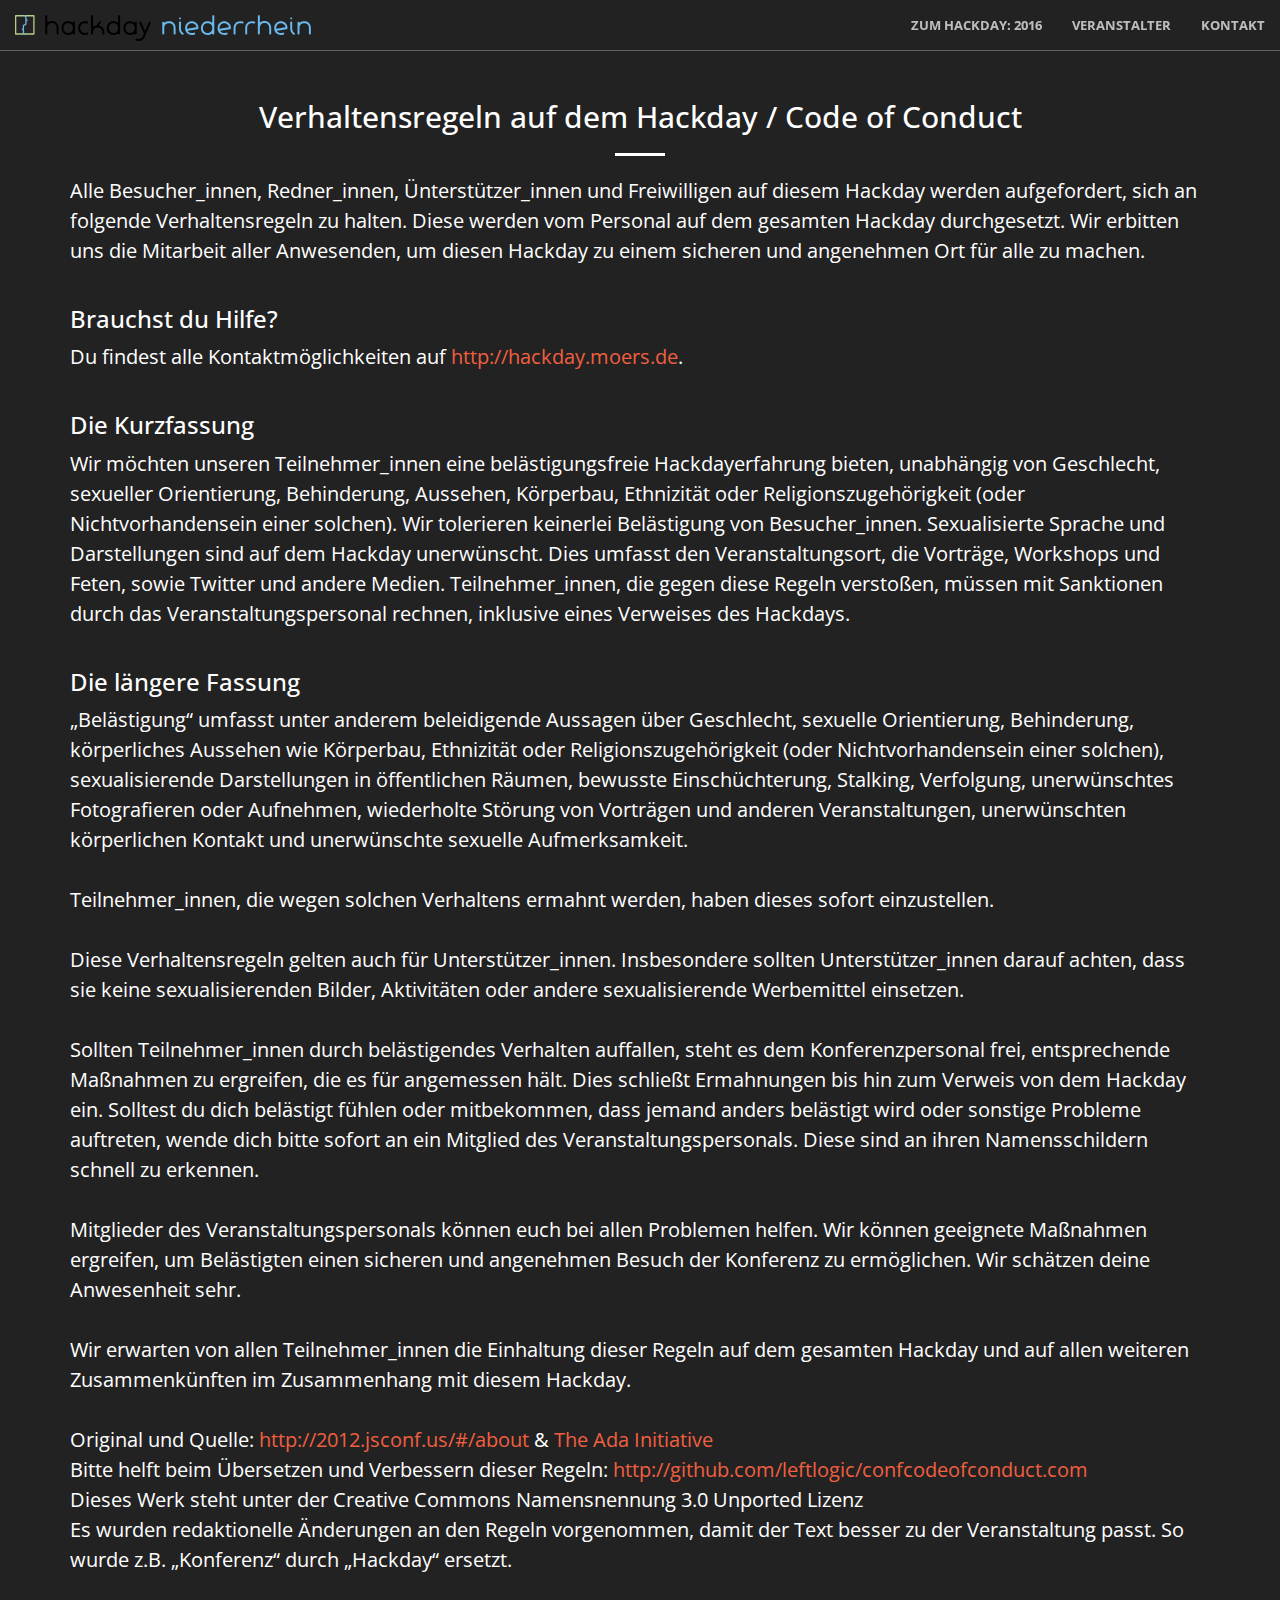
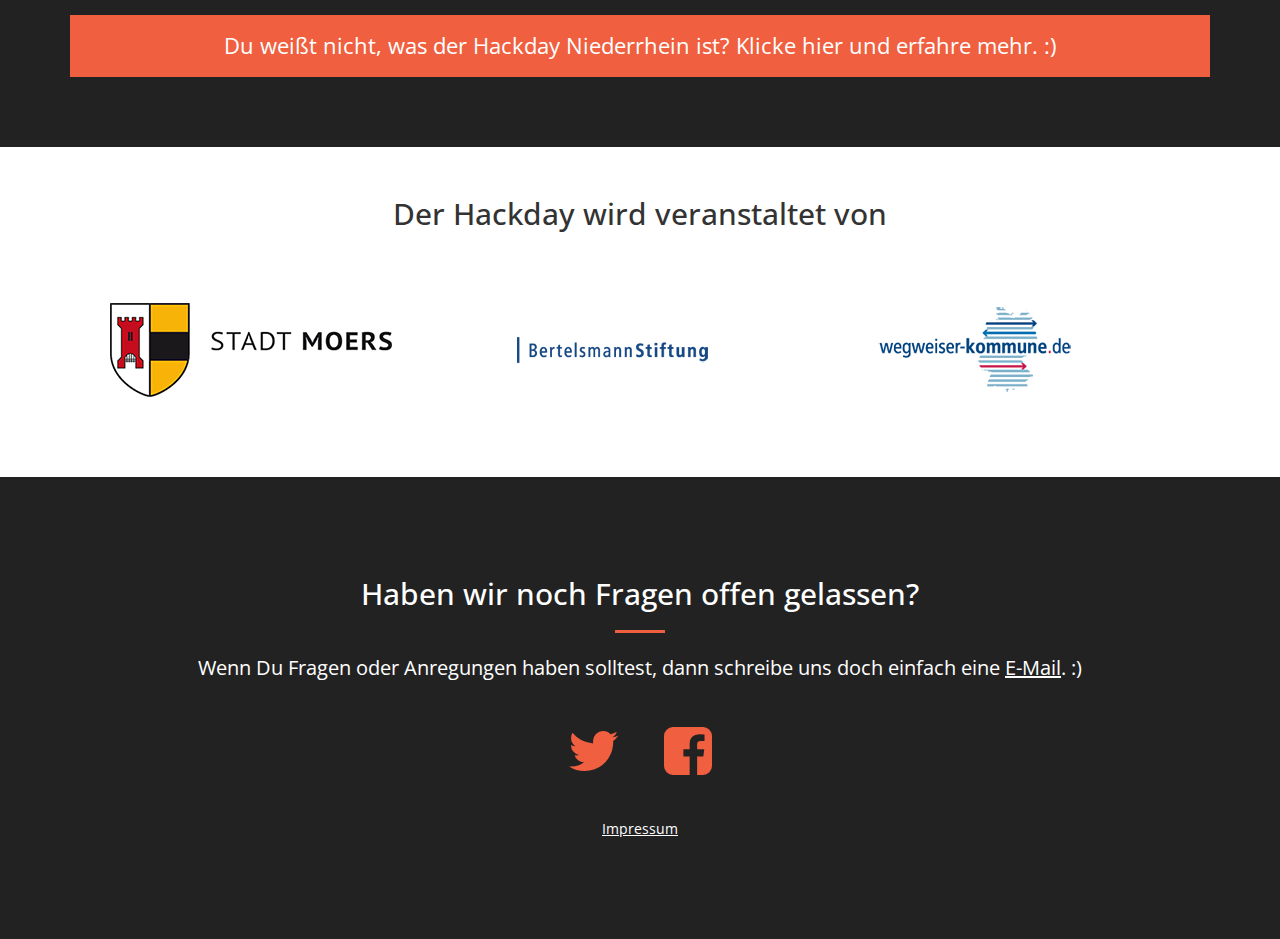
<file: coc.html>
<!DOCTYPE html>
<html lang="en">

<head>
    <meta charset="utf-8">
    <meta http-equiv="X-UA-Compatible" content="IE=edge">
    <meta name="viewport" content="width=device-width, initial-scale=1">
    <meta name="keywords" content="#ODDMO16, Open Data, Hackathon, Hackday, Moers, Niederrhein">
    <meta name="description" content="Am 9. und 10. April 2016 veranstaltet die Stadt Moers zum zweiten Mal gemeinsam mit der Bertelsmann Stiftung einen zweitägigen Open Data-Hackday in Moers. Das Tolle: Jeder kann mitmachen!">
    <meta name="robots" content="index,follow">

    <meta property="og:title" content="Zweiter Hackday Niederrhein im April in Moers - Verhaltensregeln">
    <meta property="og:url" content="http://timojeske.de/oddmo16/"/>
    <meta property="og:description" content="Am 9. und 10. April 2016 veranstaltet die Stadt Moers zum zweiten Mal gemeinsam mit der Bertelsmann Stiftung einen zweitägigen Open Data-Hackday in Moers. Das Tolle: Jeder kann mitmachen!">
    <meta property="og:image" content="http://timojeske.de/oddmo16/img/logo-hackday.jpg">

    <title>Verhaltensregeln auf dem Hackday / Code of Conduct</title>

    <!-- Bootstrap Core CSS -->
    <link rel="stylesheet" href="css/bootstrap.css" type="text/css">

    <!-- Custom Fonts -->
    <link href='http://fonts.googleapis.com/css?family=Open+Sans:300italic,400italic,600italic,700italic,800italic,400,300,600,700,800' rel='stylesheet' type='text/css'>
    <link href='http://fonts.googleapis.com/css?family=Merriweather:400,300,300italic,400italic,700,700italic,900,900italic' rel='stylesheet' type='text/css'>
    <link rel="stylesheet" href="font-awesome/css/font-awesome.min.css" type="text/css">


    <!-- Plugin CSS -->
    <link rel="stylesheet" href="css/animate.min.css" type="text/css">

    <!-- Custom CSS -->
    <link rel="stylesheet" href="css/creative.css" type="text/css">

    <link rel="shortcut icon" type="image/x-icon" href="img/favicon.ico">

    <!-- HTML5 Shim and Respond.js IE8 support of HTML5 elements and media queries -->
    <!-- WARNING: Respond.js doesn't work if you view the page via file:// -->
    <!--[if lt IE 9]>
    <script src="https://oss.maxcdn.com/libs/html5shiv/3.7.0/html5shiv.js"></script>
    <script src="https://oss.maxcdn.com/libs/respond.js/1.4.2/respond.min.js"></script>
    <![endif]-->
</head>

<body id="page-top">
<nav id="mainNav" class="navbar navbar-default navbar-fixed-top">
    <div class="container-fluid">
        <!-- Brand and toggle get grouped for better mobile display -->
        <div class="navbar-header">
            <button type="button" class="navbar-toggle collapsed" data-toggle="collapse" data-target="#bs-example-navbar-collapse-1">
                <span class="sr-only">Toggle navigation</span>
                <span class="icon-bar"></span>
                <span class="icon-bar"></span>
                <span class="icon-bar"></span>
            </button>
            <a class="navbar-brand page-scroll" href="#page-top"><img src="img/logo-hackday-niederrhein.svg" alt="Hackday Niederrhein" class="logo"></a>
        </div>

        <!-- Collect the nav links, forms, and other content for toggling -->
        <div class="collapse navbar-collapse" id="bs-example-navbar-collapse-1">
            <ul class="nav navbar-nav navbar-right">
                <li>
                    <a class="page-scroll" href="index.html">Zum Hackday: 2016</a>
                </li>
                <li>
                    <a class="page-scroll" href="#organizer">Veranstalter</a>
                </li>
                <li>
                    <a class="page-scroll" href="#contact">Kontakt</a>
                </li>
            </ul>
        </div>
        <!-- /.navbar-collapse -->
    </div>
    <!-- /.container-fluid -->
</nav>

<section id="coc" class="bg-dark">
    <div class="container">
        <div class="row">
            <div class="col-lg-12">
                <h2 class="section-heading text-center">Verhaltensregeln auf dem Hackday / Code of Conduct</h2>
                <hr class="light">
                <p style="margin-bottom: 40px;">
                    Alle Besucher_innen, Redner_innen, Ünterstützer_innen und Freiwilligen auf diesem Hackday werden aufgefordert, sich an folgende Verhaltensregeln zu halten. Diese werden vom Personal auf dem gesamten Hackday durchgesetzt. Wir erbitten uns die Mitarbeit aller Anwesenden, um diesen Hackday zu einem sicheren und angenehmen Ort für alle zu machen.
                </p>
                <h3>Brauchst du Hilfe?</h3>
                <p style="margin-bottom: 40px;">
                    Du findest alle Kontaktmöglichkeiten auf <a href="http://hackday.moers.de">http://hackday.moers.de</a>.
                </p>
                <h3 >Die Kurzfassung</h3>
                <p style="margin-bottom: 40px;">
                    Wir möchten unseren Teilnehmer_innen eine belästigungsfreie Hackdayerfahrung bieten, unabhängig von Geschlecht, sexueller Orientierung, Behinderung, Aussehen, Körperbau, Ethnizität oder Religionszugehörigkeit (oder Nichtvorhandensein einer solchen). Wir tolerieren keinerlei Belästigung von Besucher_innen. Sexualisierte Sprache und Darstellungen sind auf dem Hackday  unerwünscht. Dies umfasst den Veranstaltungsort, die Vorträge, Workshops und Feten, sowie Twitter und andere Medien. Teilnehmer_innen, die gegen diese Regeln verstoßen, müssen mit Sanktionen durch das Veranstaltungspersonal rechnen, inklusive eines Verweises des Hackdays.
                </p>
                <h3>Die längere Fassung</h3>
                <p style="margin-bottom: 40px;">
                    „Belästigung“ umfasst unter anderem beleidigende Aussagen über Geschlecht, sexuelle Orientierung, Behinderung, körperliches Aussehen wie Körperbau, Ethnizität oder Religionszugehörigkeit (oder Nichtvorhandensein einer solchen), sexualisierende Darstellungen in öffentlichen Räumen, bewusste Einschüchterung, Stalking, Verfolgung, unerwünschtes Fotografieren oder Aufnehmen, wiederholte Störung von Vorträgen und anderen Veranstaltungen, unerwünschten körperlichen Kontakt und unerwünschte sexuelle Aufmerksamkeit.
                    <br /><br />
                    Teilnehmer_innen, die wegen solchen Verhaltens ermahnt werden, haben dieses sofort einzustellen.
                    <br /><br />
                    Diese Verhaltensregeln gelten auch für Unterstützer_innen. Insbesondere sollten Unterstützer_innen darauf achten, dass sie keine sexualisierenden Bilder, Aktivitäten oder andere sexualisierende Werbemittel einsetzen.
                    <br /><br />
                    Sollten Teilnehmer_innen durch belästigendes Verhalten auffallen, steht es dem Konferenzpersonal frei, entsprechende Maßnahmen zu ergreifen, die es für angemessen hält. Dies schließt Ermahnungen bis hin zum Verweis von dem Hackday ein.
                    Solltest du dich belästigt fühlen oder mitbekommen, dass jemand anders belästigt wird oder sonstige Probleme auftreten, wende dich bitte sofort an ein Mitglied des Veranstaltungspersonals. Diese sind an ihren Namensschildern schnell zu erkennen.
                    <br /><br />
                    Mitglieder des Veranstaltungspersonals können euch bei allen Problemen helfen. Wir können geeignete Maßnahmen ergreifen, um Belästigten einen sicheren und angenehmen Besuch der Konferenz zu ermöglichen. Wir schätzen deine Anwesenheit sehr.
                    <br /><br />
                    Wir erwarten von allen Teilnehmer_innen die Einhaltung dieser Regeln auf dem gesamten Hackday und auf allen weiteren Zusammenkünften im Zusammenhang mit diesem Hackday.
                    <br /><br />
                    Original und Quelle: <a href="http://2012.jsconf.us/#/about" target="_blank">http://2012.jsconf.us/#/about</a> & <a href="http://geekfeminism.wikia.com/wiki/Conference_anti-harassment/Policy" target="_blank">The Ada Initiative</a><br />
                    Bitte helft beim Übersetzen und Verbessern dieser Regeln: <a href="http://github.com/leftlogic/confcodeofconduct.com" target="_blank">http://github.com/leftlogic/confcodeofconduct.com</a><br />
                    Dieses Werk steht unter der Creative Commons Namensnennung 3.0 Unported Lizenz<br />
                    Es wurden redaktionelle Änderungen an den Regeln vorgenommen, damit der Text besser zu der Veranstaltung passt. So wurde z.B. „Konferenz“ durch „Hackday“ ersetzt.
                </p>

                <div class="bg-primary stoerer" style="margin-bottom: -30px;">
                    <a href="index.html">Du weißt nicht, was der Hackday Niederrhein ist? Klicke hier und erfahre mehr. :)</a>
                </div>
            </div>
        </div>
    </div>
</section>

<aside id="organizer">
    <div class="container text-center">
        <div class="call-to-action">
            <h2>Der Hackday wird veranstaltet von</h2>
            <hr class="light">
            <div class="col-3">
                <a href="http://moers.de/">
                    <img src="img/wappen-stadt-moers_rgb.png" alt="Logo der Stadt Moers" target="_blank">
                </a>
            </div>
            <div class="col-3">
                <a href="https://www.bertelsmann-stiftung.de/">
                    <img src="img/logo_bertelsmann.png" alt="Logo der Bertelsmann Stiftung" target="_blank">
                </a>
            </div>
            <div class="col-3">
                <a href="https://www.wegweiser-kommune.de">
                    <img src="img/logo-wegweiser-kommune.png" alt="Logo Wegweiser Kommune" target="_blank">
                </a>
            </div>
        </div>
    </div>
</aside>

<section class="bg-dark" id="contact">
    <div class="container">
        <div class="row">
            <div class="text-center">
                <h2 class="section-heading">Haben wir noch Fragen offen gelassen?</h2>
                <hr class="primary">
                <p>Wenn Du Fragen oder Anregungen haben solltest, dann schreibe uns doch einfach eine <a class="link"
                                                                                                         href="mailto:offenedaten@moers.de">E-Mail</a>. :)</p>
            </div>
            <div class="text-center">
                <a href="http://twitter.com/OpenDataMoers" target="_blank"><i class="fa fa-twitter fa-4x"></i></a>
                <a href="https://de-de.facebook.com/stadtmoers" target="_blank"><i class="fa fa-facebook-square fa-4x"></i></a>
            </div>
            <div class="text-center impressum">
                <a class="link" href="https://www.moers.de/C12571D10045491B/html/24D2E130103FC447C12572C2003FC528?opendocument">Impressum</a>
            </div>
        </div>
    </div>
</section>

<!-- jQuery -->
<script src="js/jquery.js"></script>

<!-- Bootstrap Core JavaScript -->
<script src="js/bootstrap.min.js"></script>

<!-- Plugin JavaScript -->
<script src="js/jquery.easing.min.js"></script>
<script src="js/jquery.fittext.js"></script>
<script src="js/wow.min.js"></script>

<!-- Custom Theme JavaScript -->
<script src="js/creative.js"></script>

<!-- BEGIN etracker Tracklet 3.0 -->
<script type="text/javascript">document.write(String.fromCharCode(60)+"script type=\"text/javascript\" src=\"http"+("https:"==document.location.protocol?"s":"")+"://code.etracker.com/t.js?et=DXEvgg\">"+String.fromCharCode(60)+"/script>");</script>

<!-- etracker PARAMETER 3.0 -->
<script type="text/javascript">
    var et_pagename     = "CoC";
    var et_areas        = "Hackday";
</script>
<!-- etracker PARAMETER END -->

<script type="text/javascript">_etc();</script>
<noscript>
    <p>
        <a href="http://www.etracker.com"><img style="border:0px;" alt="" src="https://www.etracker.com/nscnt.php?et=DXEvgg" /></a>
    </p>
</noscript>
<!-- etracker CODE NOSCRIPT 3.0 -->

</body>

</html>
</file>
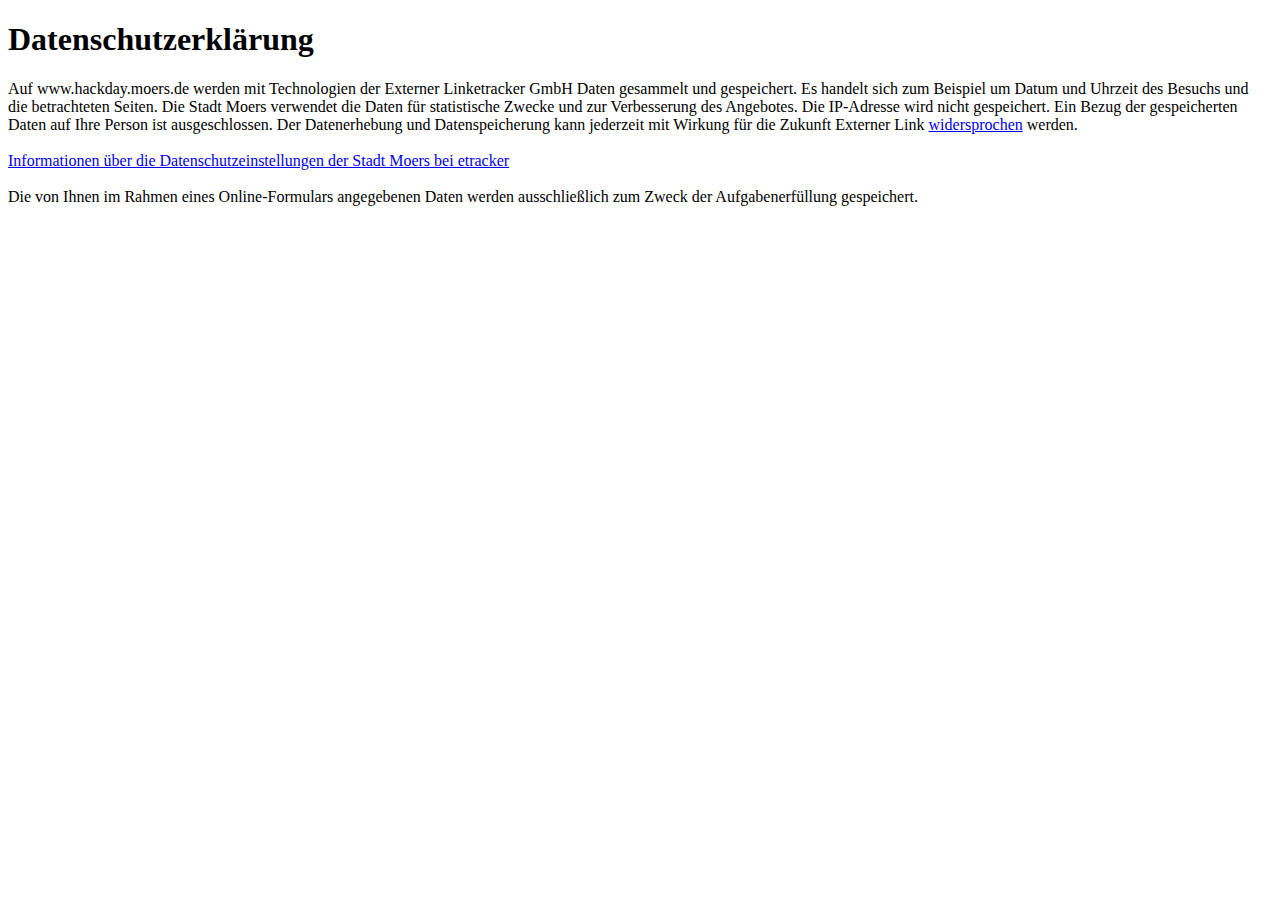
<file: datenschutz.html>
<!DOCTYPE html>
<html lang="de">
<head>
    <meta charset="UTF-8">
    <title>Datenschutzerklärung</title>
</head>
<body>
<h1>Datenschutzerklärung</h1>
<p>
    Auf www.hackday.moers.de werden mit Technologien der Externer Linketracker GmbH Daten gesammelt und gespeichert. Es handelt sich zum Beispiel um Datum und Uhrzeit des Besuchs und die betrachteten Seiten. Die Stadt Moers verwendet die Daten für statistische Zwecke und zur Verbesserung des Angebotes. Die IP-Adresse wird nicht gespeichert. Ein Bezug der gespeicherten Daten auf Ihre Person ist ausgeschlossen. Der Datenerhebung und Datenspeicherung kann jederzeit mit Wirkung für die Zukunft Externer Link
    <a href="http://www.etracker.de/privacy?et=DXEvgg">widersprochen</a> werden.
    <br /><br />
    <a href="https://www.etracker.com/privacy_info?et=DXEvgg">Informationen über die Datenschutzeinstellungen der Stadt Moers bei etracker</a>
    <br /><br />
    Die von Ihnen im Rahmen eines Online-Formulars angegebenen Daten werden ausschließlich zum Zweck der Aufgabenerfüllung gespeichert.
</p>
</body>
</html>
</file>
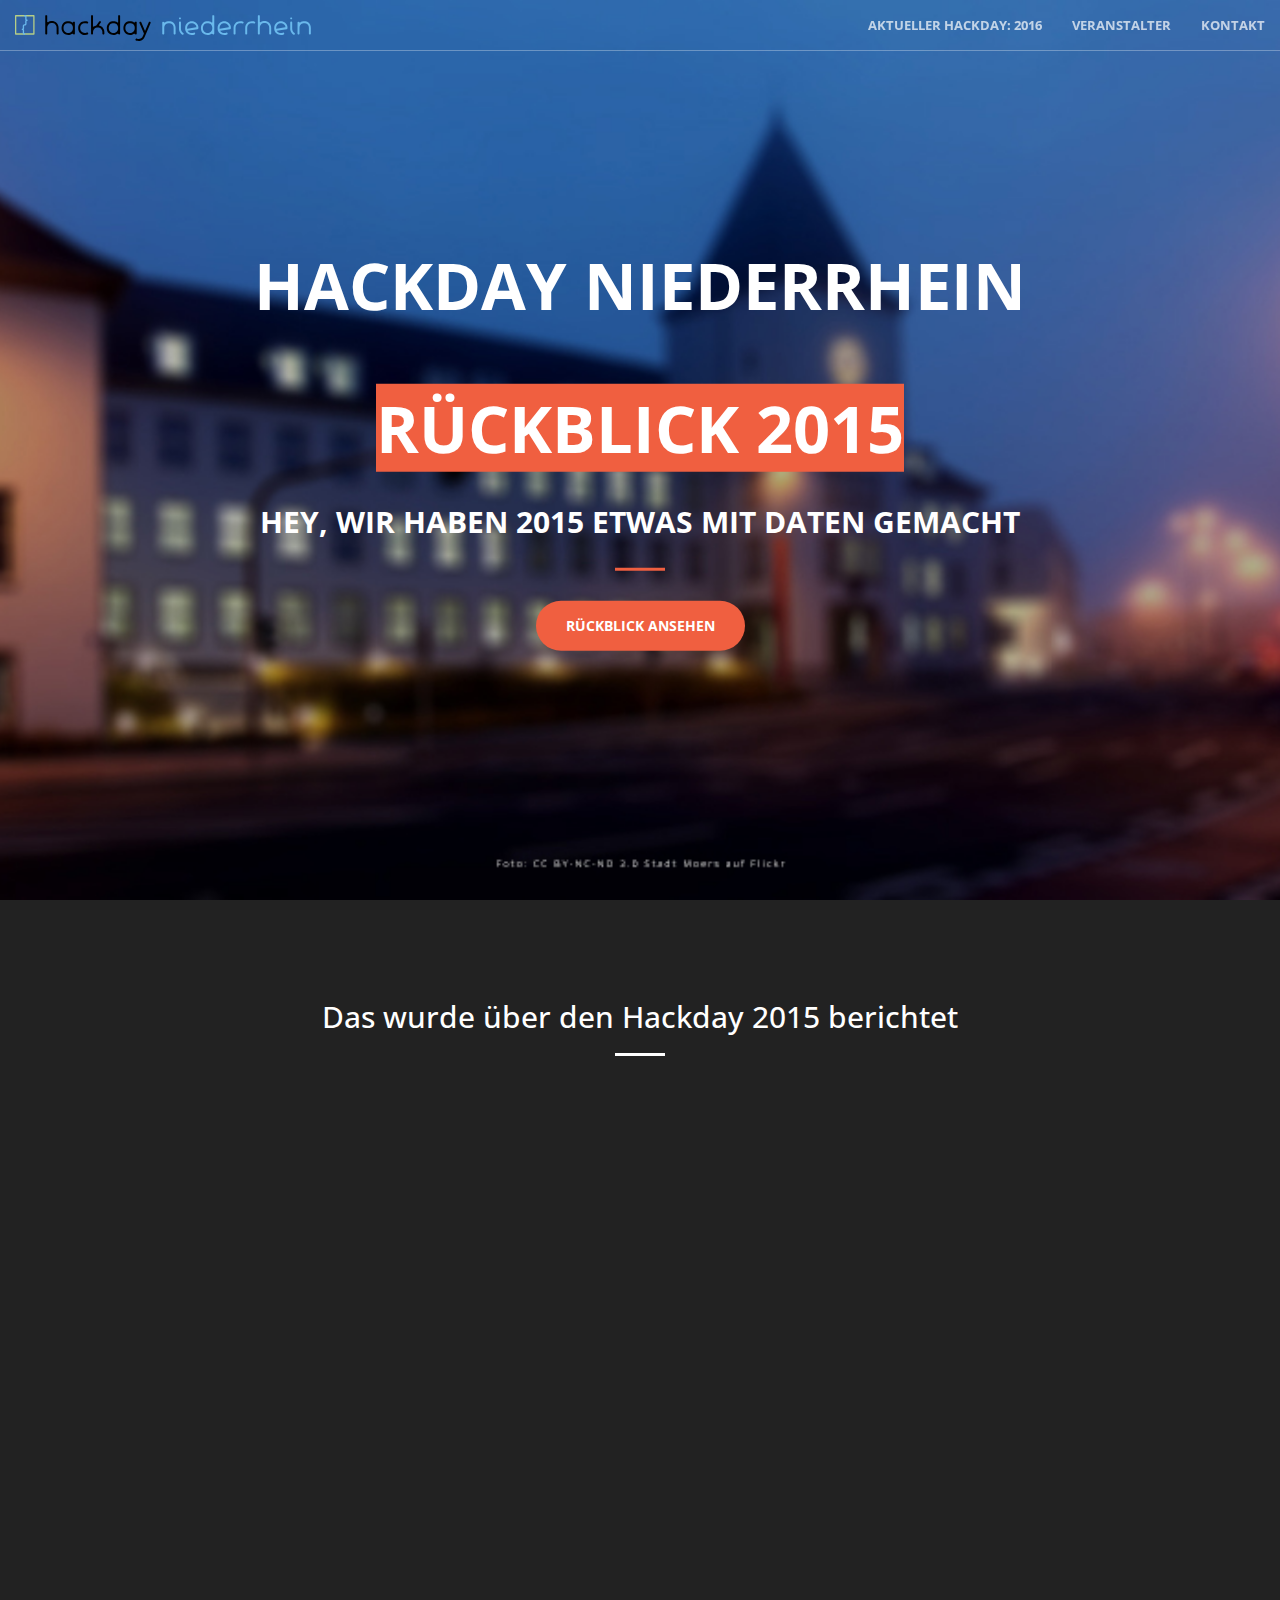
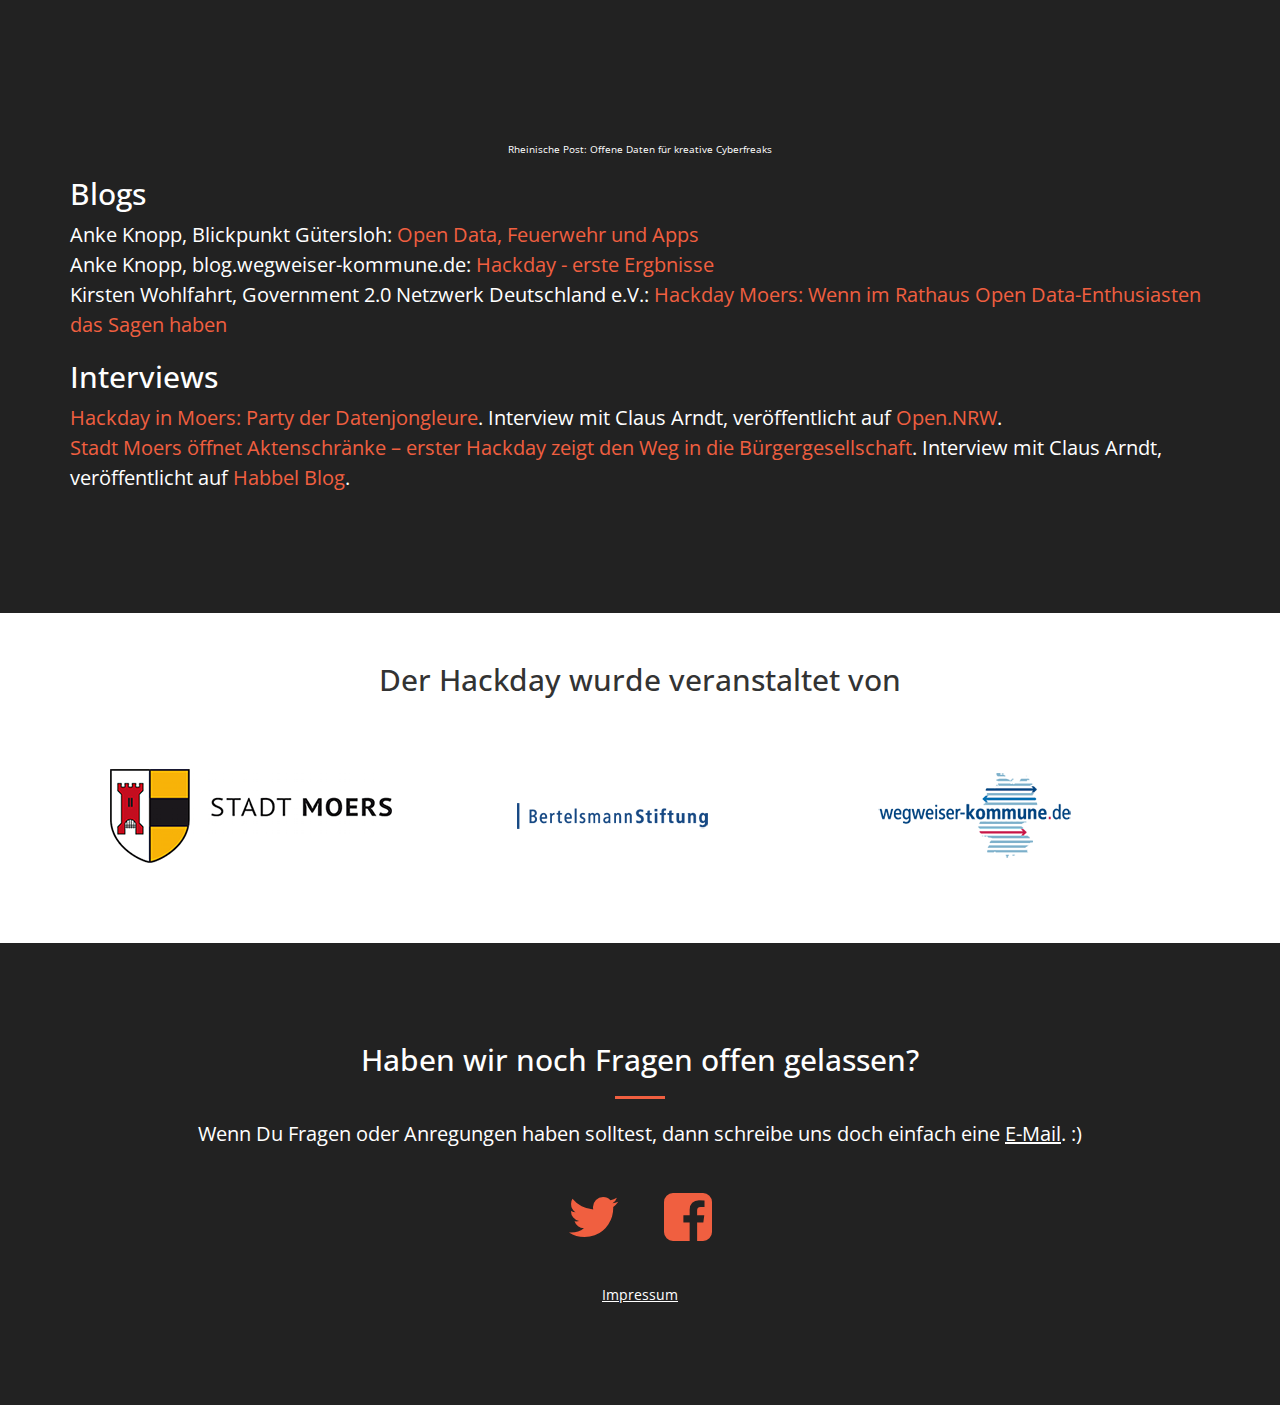
<file: hackday-2015.html>
<!DOCTYPE html>
<html lang="en">

<head>

    <meta charset="utf-8">
    <meta http-equiv="X-UA-Compatible" content="IE=edge">
    <meta name="viewport" content="width=device-width, initial-scale=1">
    <meta name="keywords" content="#ODDMO15, Open Data, Hackathon, Hackday, Moers, Niederrhein">
    <meta name="robots" content="index,follow">

    <meta property="og:title" content="Erster Hackday Niederrhein 2015">
    <meta property="og:url" content="http://timojeske.de/oddmo16/"/>
    <meta property="og:image" content="http://timojeske.de/oddmo16/img/logo-hackday.jpg">

    <title>Hackday Niederrhein 2015 - #ODDMO15 - Rückblick</title>

    <!-- Bootstrap Core CSS -->
    <link rel="stylesheet" href="css/bootstrap.css" type="text/css">

    <!-- Custom Fonts -->
    <link href='http://fonts.googleapis.com/css?family=Open+Sans:300italic,400italic,600italic,700italic,800italic,400,300,600,700,800' rel='stylesheet' type='text/css'>
    <link href='http://fonts.googleapis.com/css?family=Merriweather:400,300,300italic,400italic,700,700italic,900,900italic' rel='stylesheet' type='text/css'>
    <link rel="stylesheet" href="font-awesome/css/font-awesome.min.css" type="text/css">

    <!-- Plugin CSS -->
    <link rel="stylesheet" href="css/animate.min.css" type="text/css">

    <!-- Custom CSS -->
    <link rel="stylesheet" href="css/creative.css" type="text/css">

    <link rel="shortcut icon" type="image/x-icon" href="img/favicon.ico">

    <!-- HTML5 Shim and Respond.js IE8 support of HTML5 elements and media queries -->
    <!-- WARNING: Respond.js doesn't work if you view the page via file:// -->
    <!--[if lt IE 9]>
    <script src="https://oss.maxcdn.com/libs/html5shiv/3.7.0/html5shiv.js"></script>
    <script src="https://oss.maxcdn.com/libs/respond.js/1.4.2/respond.min.js"></script>
    <![endif]-->
</head>

<body id="page-top">
<nav id="mainNav" class="navbar navbar-default navbar-fixed-top">
    <div class="container-fluid">
        <!-- Brand and toggle get grouped for better mobile display -->
        <div class="navbar-header">
            <button type="button" class="navbar-toggle collapsed" data-toggle="collapse" data-target="#bs-example-navbar-collapse-1">
                <span class="sr-only">Toggle navigation</span>
                <span class="icon-bar"></span>
                <span class="icon-bar"></span>
                <span class="icon-bar"></span>
            </button>
            <a class="navbar-brand page-scroll" href="#page-top"><img src="img/logo-hackday-niederrhein.svg" alt="Hackday Niederrhein" class="logo"></a>
        </div>

        <!-- Collect the nav links, forms, and other content for toggling -->
        <div class="collapse navbar-collapse" id="bs-example-navbar-collapse-1">
            <ul class="nav navbar-nav navbar-right">
                <li>
                    <a class="page-scroll" href="index.html">Aktueller Hackday: 2016</a>
                </li>
                <li>
                    <a class="page-scroll" href="#organizer">Veranstalter</a>
                </li>
                <li>
                    <a class="page-scroll" href="#contact">Kontakt</a>
                </li>
            </ul>
        </div>
        <!-- /.navbar-collapse -->
    </div>
    <!-- /.container-fluid -->
</nav>

<header>
    <div class="header-content">
        <div class="header-content-inner">
            <h1>Hackday Niederrhein<br /><br /><span class="bg-primary">Rückblick 2015</span></h1>
            <br><br>
            <h2>Hey, wir haben 2015 etwas mit Daten gemacht</h2>
            <hr>
            <a href="#hackday-2015" class="btn btn-primary btn-xl page-scroll">Rückblick ansehen</a>
        </div>
    </div>
</header>


<section id="hackday-2015" class="bg-dark">
    <div class="container">
        <div class="row">
            <div class="col-lg-12 text-center">
                <h2 class="section-heading">Das wurde über den Hackday 2015 berichtet</h2>
                <hr class="light">
            </div>
        </div>
    </div>
    <div class="container">
        <div class="row">
            <div class="col-lg-12">
                <p>
                <div class="responsive-video">
                    <iframe src="https://www.youtube.com/embed/ZrB2btk5j-E" frameborder="0" allowfullscreen></iframe>
                </div>

                <div class="image-licence">Rheinische Post: <a href="http://www.rp-online.de/nrw/staedte/moers/offene-daten-fuer-kreative-cyberfreaks-aid-1.4962782" target="_blank">Offene Daten für kreative Cyberfreaks</a></div>
                </p>
                <h2>Blogs</h2>
                <p>
                    Anke Knopp, Blickpunkt Gütersloh: <a href="http://blickpunkt-gt.blogspot.de/2015/03/open-data-feuerwehr-und-apps.html">Open Data, Feuerwehr und Apps</a> <br>
                    Anke Knopp, blog.wegweiser-kommune.de: <a href="http://blog.wegweiser-kommune.de/demographischer-wandel/hackday-erste-ergebnisse">Hackday - erste Ergbnisse</a> <br>
                    Kirsten Wohlfahrt, Government 2.0 Netzwerk Deutschland e.V.: <a href="http://www.gov20.de/hackday-moers-wenn-im-rathaus-open-data-enthusiasten-das-sagen-haben/">Hackday Moers: Wenn im Rathaus Open Data-Enthusiasten das Sagen haben</a> <br>
                </p>
                <h2>Interviews</h2>
                <p>
                    <a href="http://www.gov20.de/hackday-moers-wenn-im-rathaus-open-data-enthusiasten-das-sagen-haben/">Hackday in Moers: Party der Datenjongleure</a>. Interview mit Claus Arndt, veröffentlicht auf <a href="https://open.nrw">Open.NRW</a>.<br>
                    <a href="http://www.habbel.de/wordpress/?p=1679">Stadt Moers öffnet Aktenschränke – erster Hackday zeigt den Weg in die Bürgergesellschaft</a>. Interview mit Claus Arndt, veröffentlicht auf
                    <a href="http://www.habbel.de/wordpress/">Habbel Blog</a>.

                </p>
            </div>
        </div>
    </div>
</section>

<aside id="organizer">
    <div class="container text-center">
        <div class="call-to-action">
            <h2>Der Hackday wurde veranstaltet von</h2>
            <hr class="light">
            <div class="col-3">
                <a href="http://moers.de/">
                    <img src="img/wappen-stadt-moers_rgb.png" alt="Logo der Stadt Moers" target="_blank">
                </a>
            </div>
            <div class="col-3">
                <a href="https://www.bertelsmann-stiftung.de/">
                    <img src="img/logo_bertelsmann.png" alt="Logo der Bertelsmann Stiftung" target="_blank">
                </a>
            </div>
            <div class="col-3">
                <a href="https://www.wegweiser-kommune.de">
                    <img src="img/logo-wegweiser-kommune.png" alt="Logo Wegweiser Kommune" target="_blank">
                </a>
            </div>
        </div>
    </div>
</aside>

<section class="bg-dark" id="contact">
    <div class="container">
        <div class="row">
            <div class="text-center">
                <h2 class="section-heading">Haben wir noch Fragen offen gelassen?</h2>
                <hr class="primary">
                <p>Wenn Du Fragen oder Anregungen haben solltest, dann schreibe uns doch einfach eine <a class="link"
                                                                                                         href="mailto:offenedaten@moers.de">E-Mail</a>. :)</p>
            </div>
            <div class="text-center">
                <a href="http://twitter.com/OpenDataMoers" target="_blank"><i class="fa fa-twitter fa-4x"></i></a>
                <a href="https://de-de.facebook.com/stadtmoers" target="_blank"><i class="fa fa-facebook-square fa-4x"></i></a>
            </div>
            <div class="text-center impressum">
                <a class="link" href="https://www.moers.de/C12571D10045491B/html/24D2E130103FC447C12572C2003FC528?opendocument">Impressum</a>
            </div>
        </div>
    </div>
</section>

<!-- jQuery -->
<script src="js/jquery.js"></script>

<!-- Bootstrap Core JavaScript -->
<script src="js/bootstrap.min.js"></script>

<!-- Plugin JavaScript -->
<script src="js/jquery.easing.min.js"></script>
<script src="js/jquery.fittext.js"></script>
<script src="js/wow.min.js"></script>

<!-- Custom Theme JavaScript -->
<script src="js/creative.js"></script>

<!-- BEGIN etracker Tracklet 3.0 -->
<script type="text/javascript">document.write(String.fromCharCode(60)+"script type=\"text/javascript\" src=\"http"+("https:"==document.location.protocol?"s":"")+"://code.etracker.com/t.js?et=DXEvgg\">"+String.fromCharCode(60)+"/script>");</script>

<!-- etracker PARAMETER 3.0 -->
<script type="text/javascript">
		var et_pagename     = "Rückblick 2015";
        var et_areas        = "Hackday";
</script>
<!-- etracker PARAMETER END -->

<script type="text/javascript">_etc();</script>
<noscript>
	<p>
		<a href="http://www.etracker.com"><img style="border:0px;" alt="" src="https://www.etracker.com/nscnt.php?et=DXEvgg" /></a>
	</p>
</noscript>
<!-- etracker CODE NOSCRIPT 3.0 -->

</body>

</html>
</file>
<file: css/creative.css>
/*!
 * Start Bootstrap - Creative Bootstrap Theme (http://startbootstrap.com)
 * Code licensed under the Apache License v2.0.
 * For details, see http://www.apache.org/licenses/LICENSE-2.0.
 */

html,
body {
    width: 100%;
    height: 100%;
}

body {
    font-family: 'Open Sans','Helvetica Neue',Arial,sans-serif;
}

hr {
    max-width: 50px;
    border-color: #f05f40;
    border-width: 3px;
}

hr.light {
    border-color: #fff;
}

a {
    color: #f05f40;
    -webkit-transition: all .35s;
    -moz-transition: all .35s;
    transition: all .35s;
}

a:hover,
a:focus {
    color: #eb3812;
}

h1,
h2,
h3,
h4,
h5,
h6 {
    font-family: 'Open Sans','Helvetica Neue',Arial,sans-serif;
}

p {
    margin-bottom: 20px;
    font-size: 20px;
    line-height: 1.5;
}

.bg-primary {
    background-color: #f05f40;
}

.bg-dark {
    color: #fff;
    background-color: #222;
}

.text-faded {
    color: rgba(255,255,255,.7);
}

section {
    padding: 100px 0;
}

.clear {
    clear: both;
}

aside {
    padding: 50px 0;
}

.no-padding {
    padding: 0;
}

.top-1 {
    width: 48%;
    float: left;
}

.top-2 {
    width: 48%;
    float: right;
}

table {
    border-collapse: collapse;
    border-spacing: 0;
    width: 100%;
}

.margin-top {
    margin-top: 40px;
}

.margin-bottom {
    margin-bottom: 40px;
}

.talk-odd {
    text-align: center;
    margin-top: 30px;
}

.stoerer {
    text-align: center;
    padding: 15px;
    font-size: 22px;
    margin: 30px 0;
}

.stoerer a {
    color: #FFFFFF;
}

.table {
    display: table;
    font-size: 16px;
}

.table-row {
    display: table-row;
}

.table-cell {
    display: table-cell;
    padding: 10px;
    text-align: center;
    vertical-align: middle;
}

.th {
    font-weight: bold;
}

tr {
    height: 40px;
    word-wrap: break-word;
}

tr th {
    text-align: center;
    word-wrap: break-word;
}

td {
    padding: 15px;
    text-align: center;
    word-wrap: break-word;
}

.workshop-leader {
    clear: both;
}

.workshop-leader-image {
    width: 20%;
    float: left;
}

.workshop-leader-description {
    width: 78%;
    float: right;
    margin-bottom: 40px;
}

.workshop-leader-description strong {
    font-size: 1.3em;
}

.head-row {
    font-weight: bold;
    font-size: 16px;
    width: 100%;
    background-color: #5e5e5e;
    color: #FFFFFF;
    padding: 15px;
    text-align: center;
}

.row-1 {
    background-color: #cfcfcf;
}

.row-2 {
    background-color: #efefef;
}

.navbar-default {
    border-color: rgba(34,34,34,.05);
    font-family: 'Open Sans','Helvetica Neue',Arial,sans-serif;
    background-color: #fff;
    -webkit-transition: all .35s;
    -moz-transition: all .35s;
    transition: all .35s;
}

.navbar-default .navbar-header .navbar-brand {
    text-transform: uppercase;
    font-family: 'Open Sans','Helvetica Neue',Arial,sans-serif;
    font-weight: 700;
    color: #f05f40;
}

.navbar-default .navbar-header .navbar-brand:hover,
.navbar-default .navbar-header .navbar-brand:focus {
    color: #eb3812;
}

.navbar-default .nav > li>a,
.navbar-default .nav>li>a:focus {
    text-transform: uppercase;
    font-size: 13px;
    font-weight: 700;
    color: #222;
}

.navbar-default .nav > li>a:hover,
.navbar-default .nav>li>a:focus:hover {
    color: #f05f40;
}

.navbar-default .nav > li.active>a,
.navbar-default .nav>li.active>a:focus {
    color: #f05f40!important;
    background-color: transparent;
}

.navbar-default .nav > li.active>a:hover,
.navbar-default .nav>li.active>a:focus:hover {
    background-color: transparent;
}

.image-responsive {
    max-width: 100%;
}

.image-center {
    text-align: center;
}

@media(max-width: 700px) {
    .workshop-leader-description,
    .workshop-leader-image {
        clear: both;
        text-align: center;
        width: 100%;
    }

    .table {
        border:none;
    }

    .table-row,
    .table-cell {
        display: block;
    }

    .table-row {
        margin-bottom: 20px;
    }

}
.hashtag {
    width: 250px;
    margin: 10px auto;
    padding: 10px;
    text-align: center;
}

.logo {
    height: 16px;
}

@media(min-width:1025px) {
    .logo {
        height: 26px;
    }
}

.hashtag a{
color: #FFFFFF;
}

@media(min-width:990px) {
    .navbar-default {
        border-color: rgba(255,255,255,.3);
        background-color: transparent;
    }

    .navbar-default .navbar-header .navbar-brand {
        color: rgba(255,255,255,.7);
    }

    .navbar-default .navbar-header .navbar-brand:hover,
    .navbar-default .navbar-header .navbar-brand:focus {
        color: #fff;
    }

    .navbar-default .nav > li>a,
    .navbar-default .nav>li>a:focus {
        color: rgba(255,255,255,.7);
    }

    .navbar-default .nav > li>a:hover,
    .navbar-default .nav>li>a:focus:hover {
        color: #fff;
    }

    .navbar-default.affix {
        border-color: rgba(34,34,34,.05);
        background-color: #fff;
    }

    .navbar-default.affix .navbar-header .navbar-brand {
        font-size: 14px;
        color: #f05f40;
    }

    .navbar-default.affix .navbar-header .navbar-brand:hover,
    .navbar-default.affix .navbar-header .navbar-brand:focus {
        color: #eb3812;
    }

    .navbar-default.affix .nav > li>a,
    .navbar-default.affix .nav>li>a:focus {
        color: #222;
    }

    .navbar-default.affix .nav > li>a:hover,
    .navbar-default.affix .nav>li>a:focus:hover {
        color: #f05f40;
    }
}

.col-3 {
    float: left;
    max-width: 300px;
    padding: 10px 0;
    margin: 20px 40px;
    background-color: #FFFFFF;
}

#contact i {
    margin: 20px;
}

#wann-und-wo h2 {
    margin-bottom: 24px;
}

#wann-und-wo a {
    color: #e6e6e6;
}

.impressum {
    margin-top: 20px;
}

.link {
    margin-top: 20px;
    color: #FFFFFF;
    text-decoration: underline;
}

.image-licence {
    margin-top: 5px;
    font-size: 10px;
    text-align: center;
    color: #FFFFFF;
}

.image-licence a {
    color: #FFFFFF;
}

.responsive-video iframe {
    position: absolute;
    top: 0;
    left: 0;
    width: 100%;
    height: 100%;
}

.responsive-video {
    position: relative;
    padding-bottom: 56.25%; /* Default for 1600x900 videos 16:9 ratio*/
    padding-top: 0px;
    height: 0;
    overflow: hidden;
}

.meeting-info {
    font-size: 120%;
}

#mitmachen {
    margin-top: 30px;
}

#mitmachen p {
    font-size: 26px;
}

header {
    position: relative;
    width: 100%;
    min-height: auto;
    text-align: center;
    color: #fff;
    background-image: url(../img/header.jpg);
    background-position: center;
    -webkit-background-size: cover;
    -moz-background-size: cover;
    background-size: cover;
    -o-background-size: cover;
}

header .header-content {
    position: relative;
    width: 100%;
    padding: 100px 15px;
    text-align: center;
}

header .header-content .header-content-inner h1,
header .header-content .header-content-inner h2 {
    margin-top: 0;
    margin-bottom: 0;
    text-transform: uppercase;
    font-weight: 700;
}

header .header-content .header-content-inner hr {
    margin: 30px auto;
}

header .header-content .header-content-inner p {
    margin-bottom: 50px;
    font-size: 16px;
    font-weight: 300;
    color: rgba(255,255,255,.9);
}

@media(min-width:940px) {
    header {
        min-height: 100%;
    }

    header .header-content {
        position: absolute;
        top: 50%;
        padding: 0 50px;
        -webkit-transform: translateY(-50%);
        -ms-transform: translateY(-50%);
        transform: translateY(-50%);
    }

    header .header-content .header-content-inner {
        margin-right: auto;
        margin-left: auto;
        max-width: 1000px;
    }

    header .header-content .header-content-inner p {
        margin-right: auto;
        margin-left: auto;
        max-width: 80%;
        font-size: 18px;
    }
}

.section-heading {
    margin-top: 0;
}

.service-box {
    margin: 50px auto 0;
    max-width: 400px;
}

@media(min-width:940px) {
    .service-box {
        margin: 20px auto 0;
    }
}

.service-box p {
    margin-bottom: 0;
}

.portfolio-box {
    display: block;
    position: relative;
    margin: 0 auto;
    max-width: 650px;
}

.portfolio-box .portfolio-box-caption {
    display: block;
    position: absolute;
    bottom: 0;
    width: 100%;
    height: 100%;
    text-align: center;
    color: #fff;
    opacity: 0;
    background: rgba(240,95,64,.9);
    -webkit-transition: all .35s;
    -moz-transition: all .35s;
    transition: all .35s;
}

.portfolio-box .portfolio-box-caption .portfolio-box-caption-content {
    position: absolute;
    top: 50%;
    width: 100%;
    text-align: center;
    transform: translateY(-50%);
}

.portfolio-box .portfolio-box-caption .portfolio-box-caption-content .project-category,
.portfolio-box .portfolio-box-caption .portfolio-box-caption-content .project-name {
    padding: 0 15px;
    font-family: 'Open Sans','Helvetica Neue',Arial,sans-serif;
}

.portfolio-box .portfolio-box-caption .portfolio-box-caption-content .project-category {
    text-transform: uppercase;
    font-size: 14px;
    font-weight: 600;
}

.portfolio-box .portfolio-box-caption .portfolio-box-caption-content .project-name {
    font-size: 18px;
}

.portfolio-box:hover .portfolio-box-caption {
    opacity: 1;
}

@media(min-width:940px) {
    .portfolio-box .portfolio-box-caption .portfolio-box-caption-content .project-category {
        font-size: 16px;
    }

    .portfolio-box .portfolio-box-caption .portfolio-box-caption-content .project-name {
        font-size: 22px;
    }
}

.call-to-action h2 {
    margin: 0 auto 20px;
}

.text-primary {
    color: #f05f40;
}

.no-gutter > [class*=col-] {
    padding-right: 0;
    padding-left: 0;
}

.btn-default {
    border-color: #fff;
    color: #222;
    background-color: #fff;
    -webkit-transition: all .35s;
    -moz-transition: all .35s;
    transition: all .35s;
}

.btn-default:hover,
.btn-default:focus,
.btn-default.focus,
.btn-default:active,
.btn-default.active,
.open > .dropdown-toggle.btn-default {
    border-color: #ededed;
    color: #222;
    background-color: #f2f2f2;
}

.btn-default:active,
.btn-default.active,
.open > .dropdown-toggle.btn-default {
    background-image: none;
}

.btn-default.disabled,
.btn-default[disabled],
fieldset[disabled] .btn-default,
.btn-default.disabled:hover,
.btn-default[disabled]:hover,
fieldset[disabled] .btn-default:hover,
.btn-default.disabled:focus,
.btn-default[disabled]:focus,
fieldset[disabled] .btn-default:focus,
.btn-default.disabled.focus,
.btn-default[disabled].focus,
fieldset[disabled] .btn-default.focus,
.btn-default.disabled:active,
.btn-default[disabled]:active,
fieldset[disabled] .btn-default:active,
.btn-default.disabled.active,
.btn-default[disabled].active,
fieldset[disabled] .btn-default.active {
    border-color: #fff;
    background-color: #fff;
}

.btn-default .badge {
    color: #fff;
    background-color: #222;
}

.btn-primary {
    border-color: #f05f40;
    color: #fff;
    background-color: #f05f40;
    -webkit-transition: all .35s;
    -moz-transition: all .35s;
    transition: all .35s;
}

.btn-primary:hover,
.btn-primary:focus,
.btn-primary.focus,
.btn-primary:active,
.btn-primary.active,
.open > .dropdown-toggle.btn-primary {
    border-color: #ed431f;
    color: #fff;
    background-color: #ee4b28;
}

.btn-primary:active,
.btn-primary.active,
.open > .dropdown-toggle.btn-primary {
    background-image: none;
}

.btn-primary.disabled,
.btn-primary[disabled],
fieldset[disabled] .btn-primary,
.btn-primary.disabled:hover,
.btn-primary[disabled]:hover,
fieldset[disabled] .btn-primary:hover,
.btn-primary.disabled:focus,
.btn-primary[disabled]:focus,
fieldset[disabled] .btn-primary:focus,
.btn-primary.disabled.focus,
.btn-primary[disabled].focus,
fieldset[disabled] .btn-primary.focus,
.btn-primary.disabled:active,
.btn-primary[disabled]:active,
fieldset[disabled] .btn-primary:active,
.btn-primary.disabled.active,
.btn-primary[disabled].active,
fieldset[disabled] .btn-primary.active {
    border-color: #f05f40;
    background-color: #f05f40;
}

.btn-primary .badge {
    color: #f05f40;
    background-color: #fff;
}

.btn {
    border: 0;
    border-radius: 300px;
    text-transform: uppercase;
    font-family: 'Open Sans','Helvetica Neue',Arial,sans-serif;
    font-weight: 700;
}

.btn-xl {
    padding: 15px 30px;
}

::-moz-selection {
    text-shadow: none;
    color: #fff;
    background: #222;
}

::selection {
    text-shadow: none;
    color: #fff;
    background: #222;
}

img::selection {
    color: #fff;
    background: 0 0;
}

img::-moz-selection {
    color: #fff;
    background: 0 0;
}

body {
    webkit-tap-highlight-color: #222;
}
</file>
